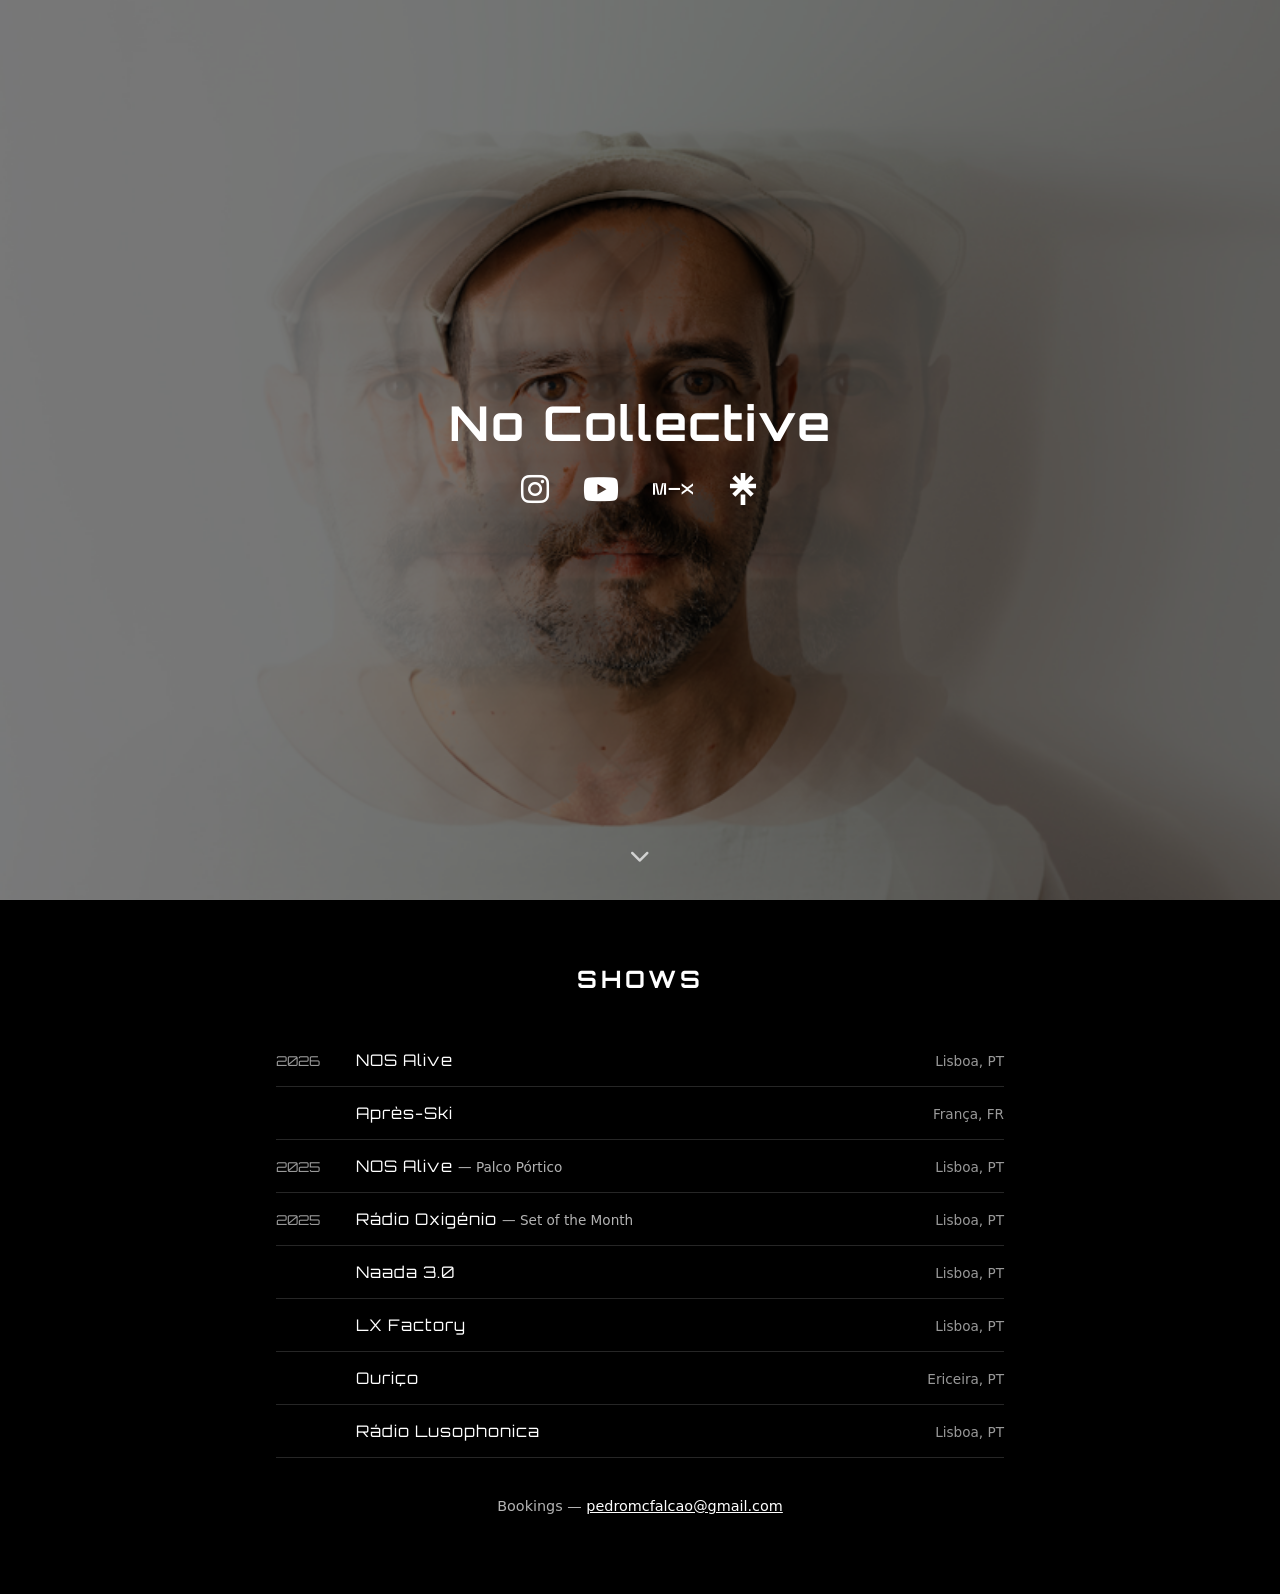
<file: index.html>
<!DOCTYPE html>
<html lang="pt">
<head>
    <meta charset="UTF-8">
    <meta name="viewport" content="width=device-width, initial-scale=1.0">
    <title>No Collective</title>
    <link rel="stylesheet" href="style.css">
    <link rel="preconnect" href="https://fonts.googleapis.com">
    <link href="https://fonts.googleapis.com/css2?family=Orbitron:wght@700&display=swap" rel="stylesheet">
    <link rel="stylesheet" href="https://cdnjs.cloudflare.com/ajax/libs/font-awesome/6.5.0/css/all.min.css">
</head>
<body>
    <div class="overlay"></div>
    <div class="content">
        <h1>No Collective</h1>
        <div class="socials">
            <a href="https://www.instagram.com/nocollective_" target="_blank"><i class="fab fa-instagram"></i></a>
            <a href="https://www.youtube.com/@No_Collective_Art_and_Sound" target="_blank"><i class="fab fa-youtube"></i></a>
            <a href="https://www.mixcloud.com/NoCollective/no-collective-radio-oxigenio/" target="_blank"><i class="fab fa-mixcloud"></i></a>
            <a href="https://linktr.ee/nocollective_" target="_blank" aria-label="Linktree"><svg class="icon-svg" viewBox="0 0 24 24" xmlns="http://www.w3.org/2000/svg" aria-hidden="true"><path d="m13.73635 5.85251 4.00467-4.11665 2.3248 2.3808-4.20064 4.00466h5.9085v3.30473h-5.9365l4.22865 4.10766-2.3248 2.3338L12.0005 12.099l-5.74052 5.76852-2.3248-2.3248 4.22864-4.10766h-5.9375V8.12132h5.9085L3.93417 4.11666l2.3248-2.3808 4.00468 4.11665V0h3.4727zm-3.4727 10.30614h3.4727V24h-3.4727z"/></svg></a>
        </div>
        <a class="scroll-cue" href="#shows" aria-label="Shows"><i class="fas fa-chevron-down"></i></a>
    </div>

    <section id="shows" class="shows">
        <h2>Shows</h2>
        <ul class="show-list">
            <li><span class="year">2026</span><span class="venue">NOS Alive</span><span class="place">Lisboa, PT</span></li>
            <li><span class="year"></span><span class="venue">Après-Ski</span><span class="place">França, FR</span></li>
            <li><span class="year">2025</span><span class="venue">NOS Alive <em>— Palco Pórtico</em></span><span class="place">Lisboa, PT</span></li>
            <li><span class="year">2025</span><span class="venue">Rádio Oxigénio <em>— Set of the Month</em></span><span class="place">Lisboa, PT</span></li>
            <li><span class="year"></span><span class="venue">Naada 3.0</span><span class="place">Lisboa, PT</span></li>
            <li><span class="year"></span><span class="venue">LX Factory</span><span class="place">Lisboa, PT</span></li>
            <li><span class="year"></span><span class="venue">Ouriço</span><span class="place">Ericeira, PT</span></li>
            <li><span class="year"></span><span class="venue">Rádio Lusophonica</span><span class="place">Lisboa, PT</span></li>
        </ul>
        <p class="booking">Bookings — <a href="mailto:pedromcfalcao@gmail.com">pedromcfalcao@gmail.com</a></p>
    </section>
</body>
</html>
</file>
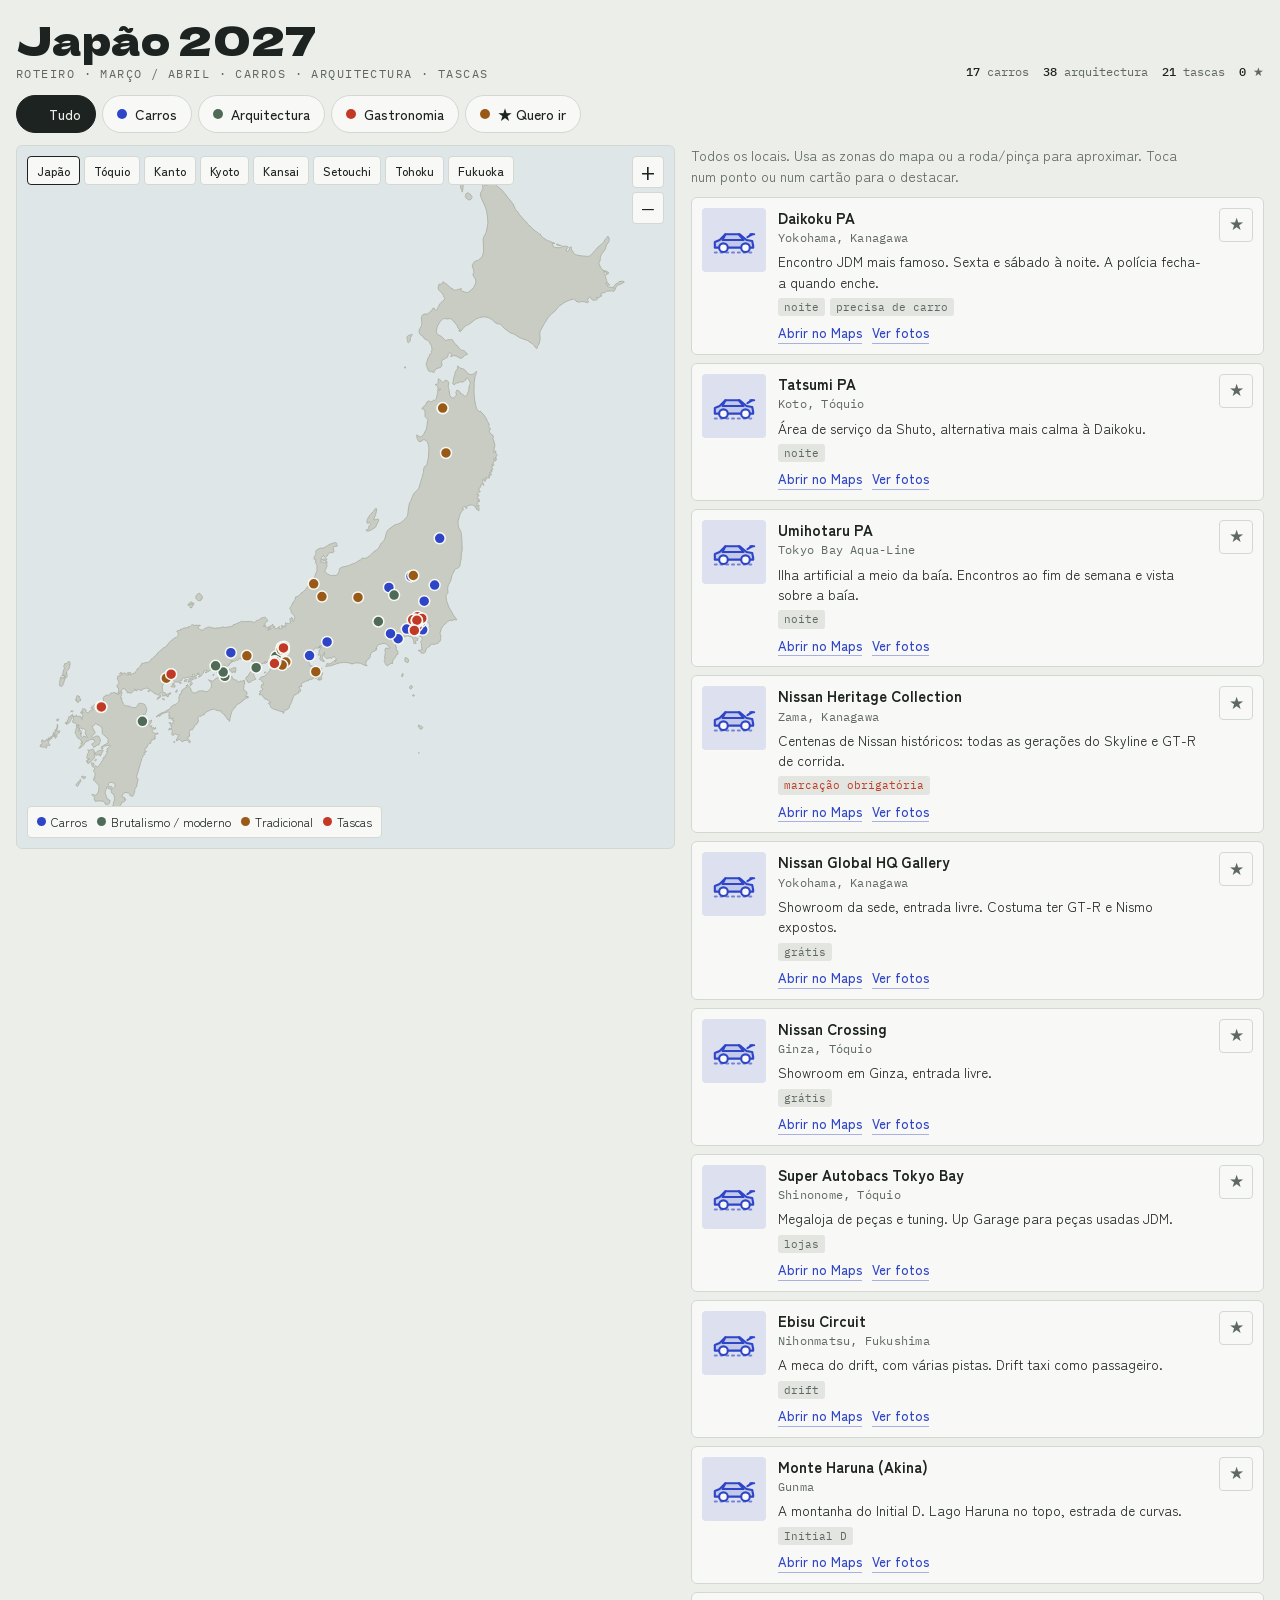
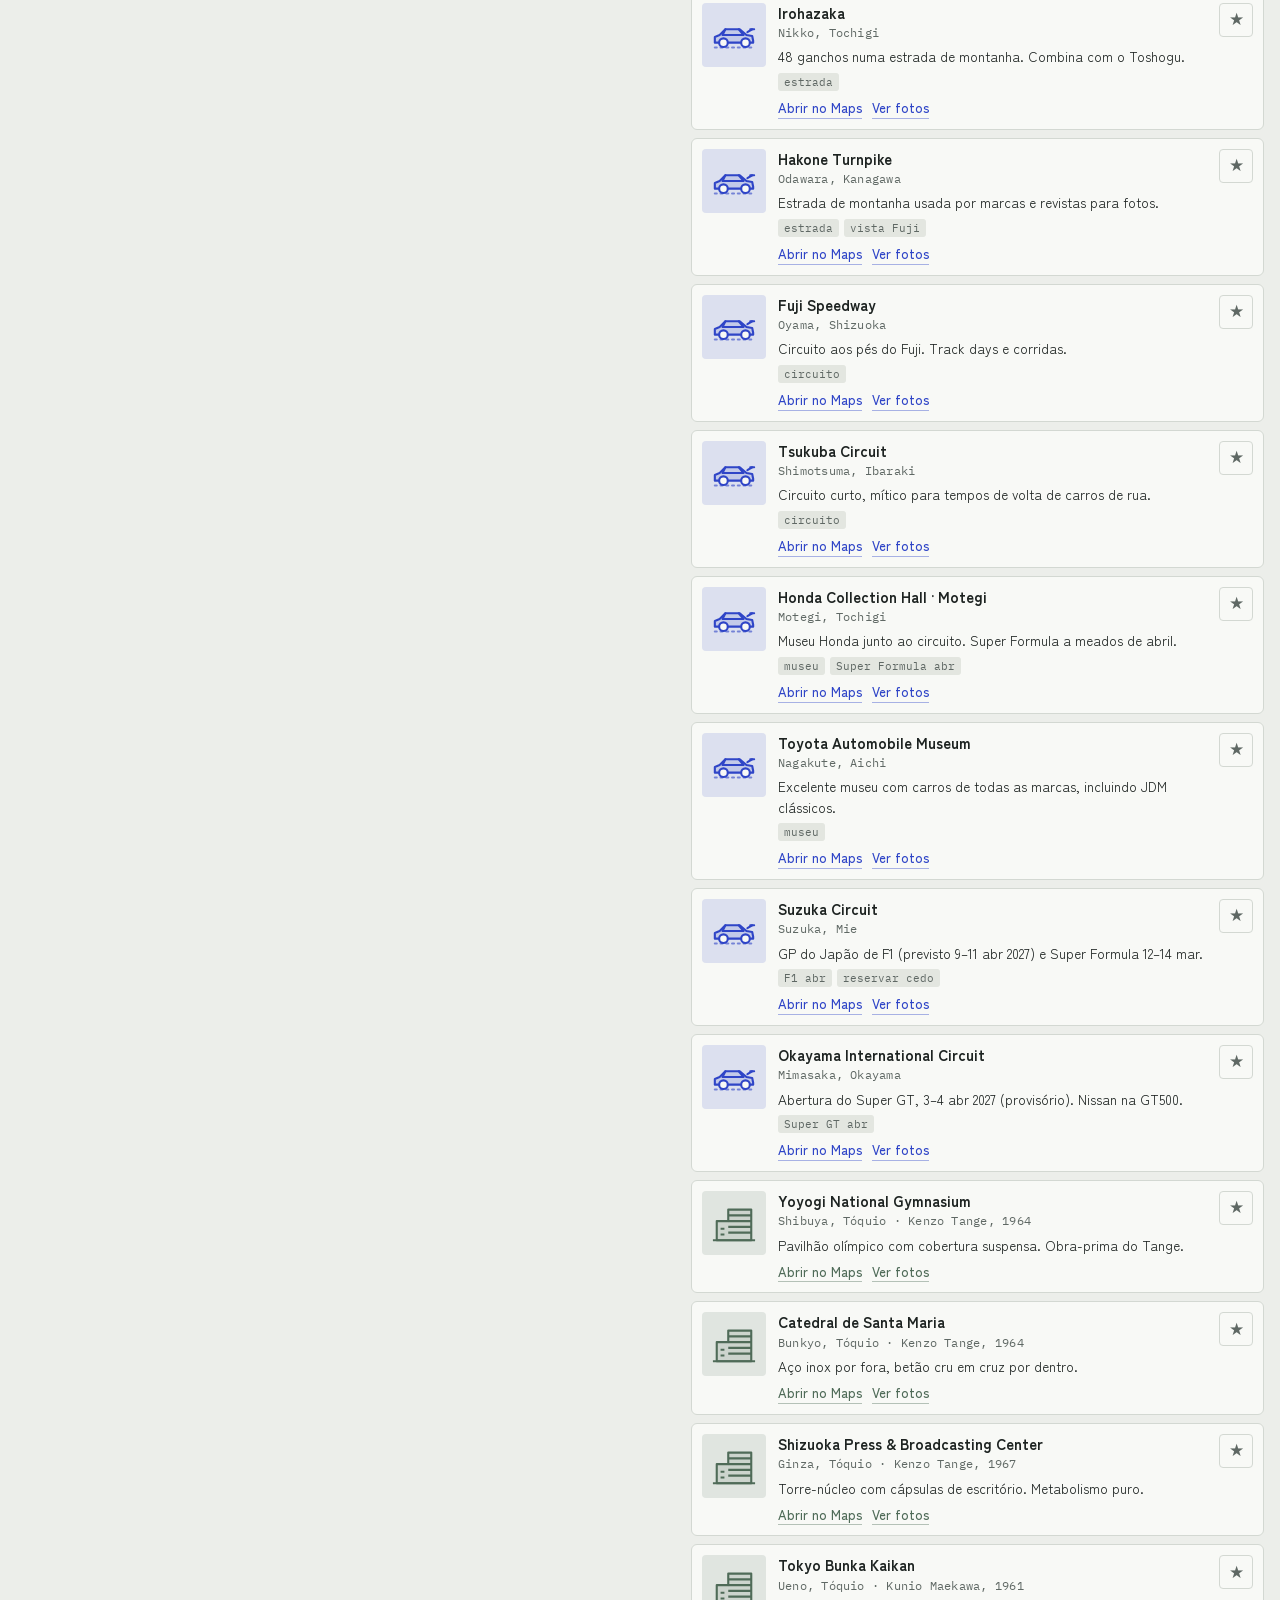
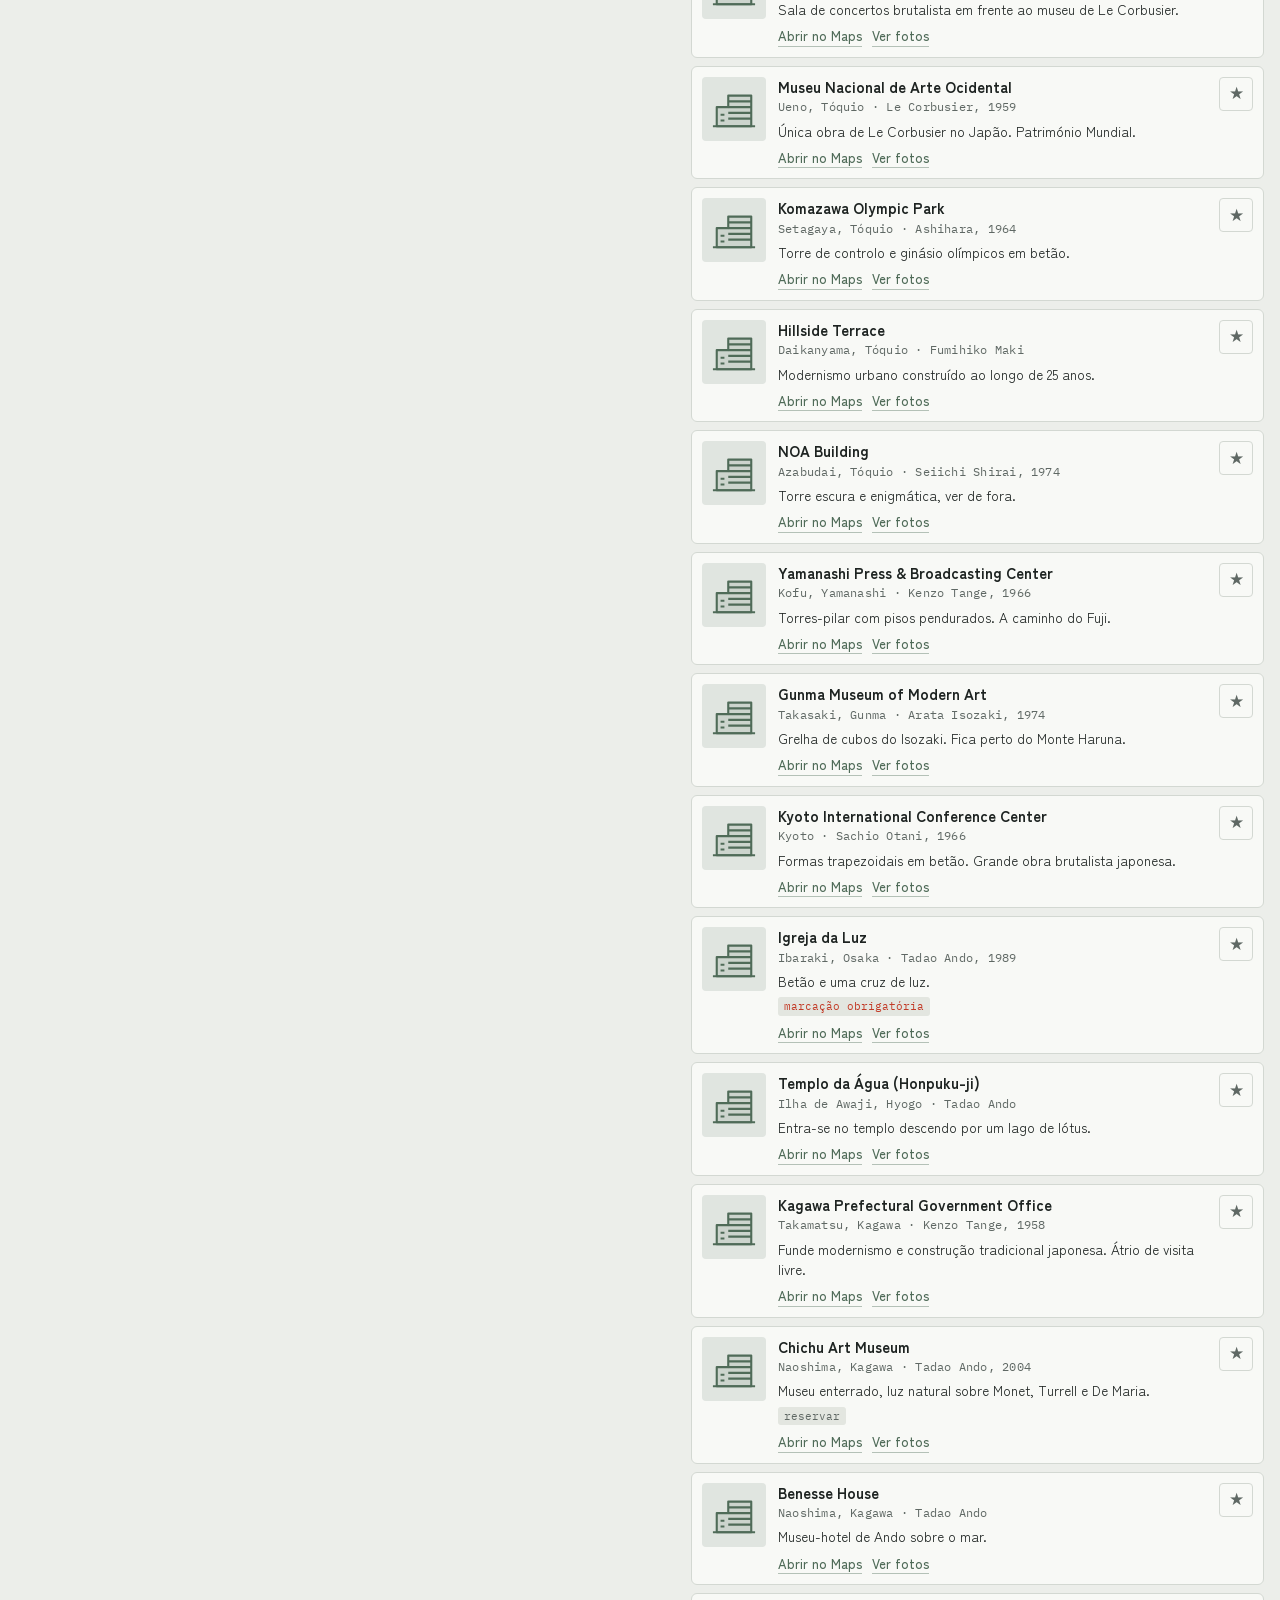
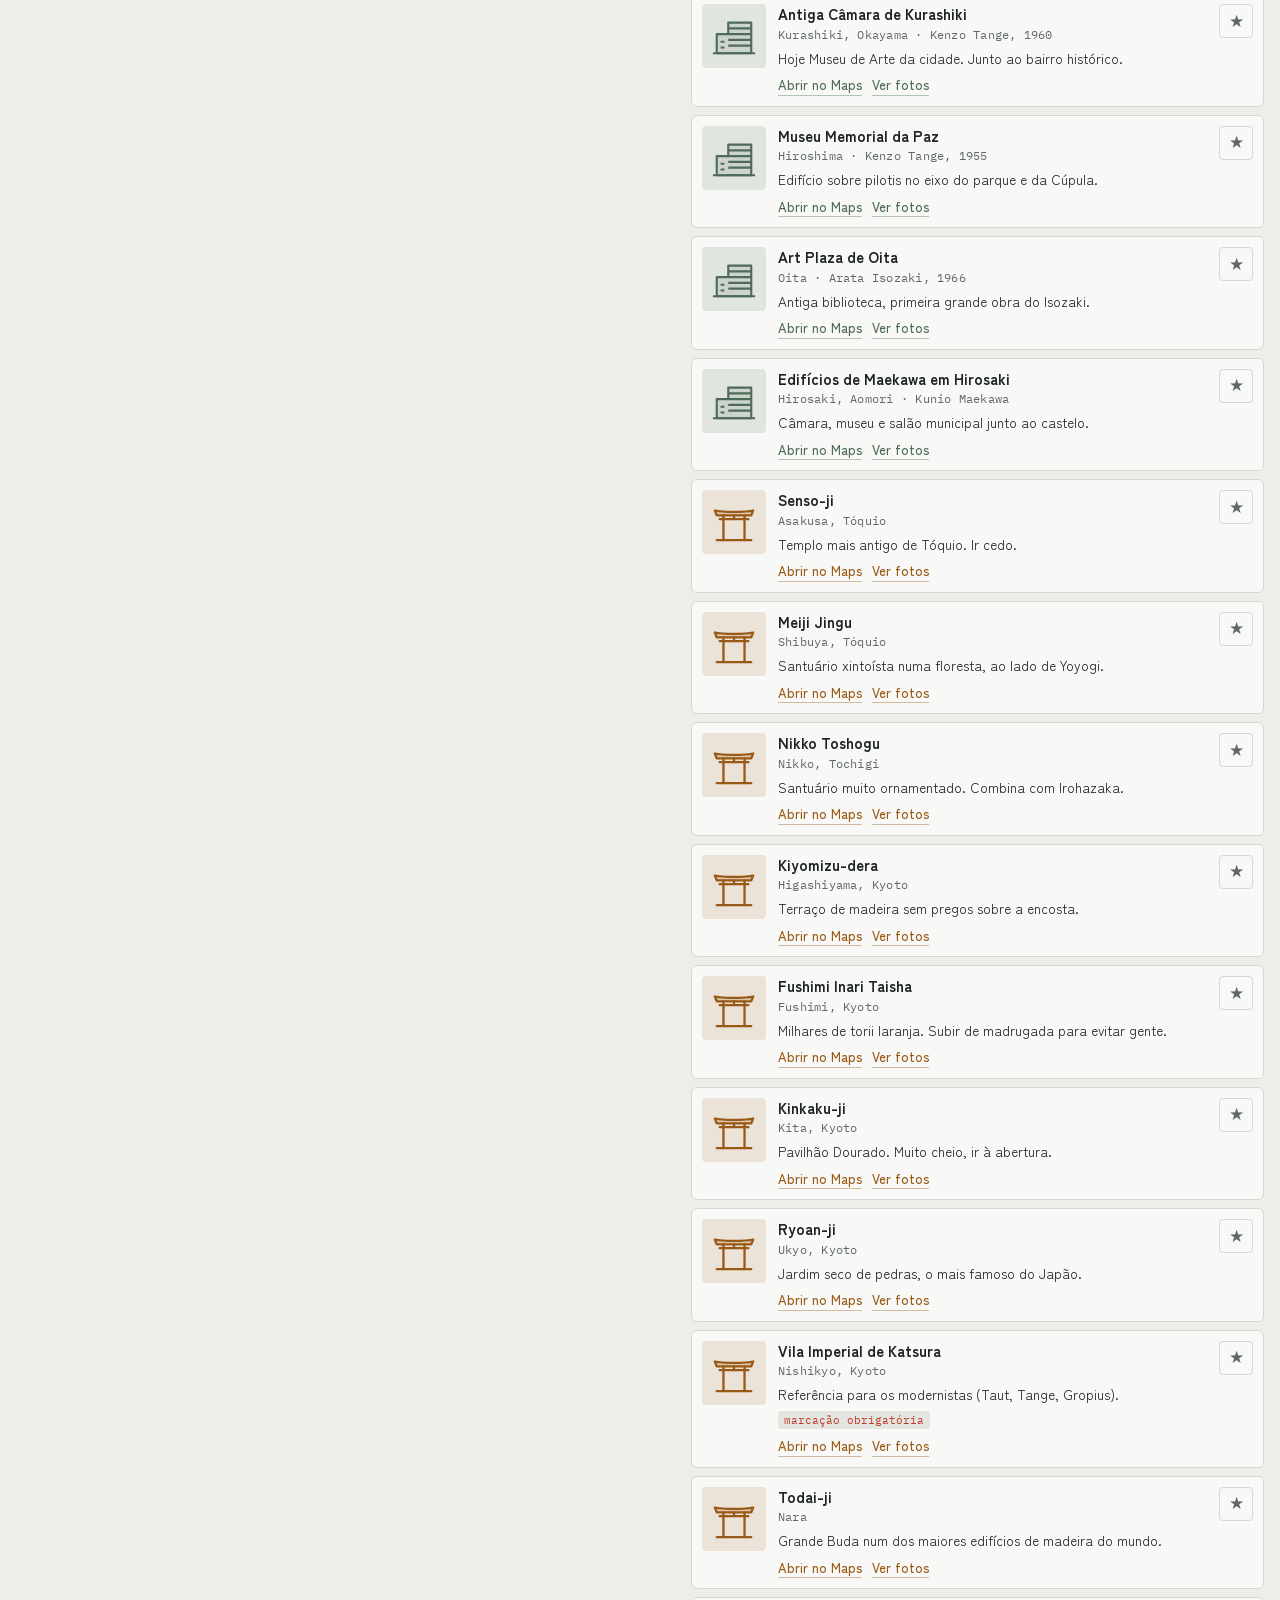
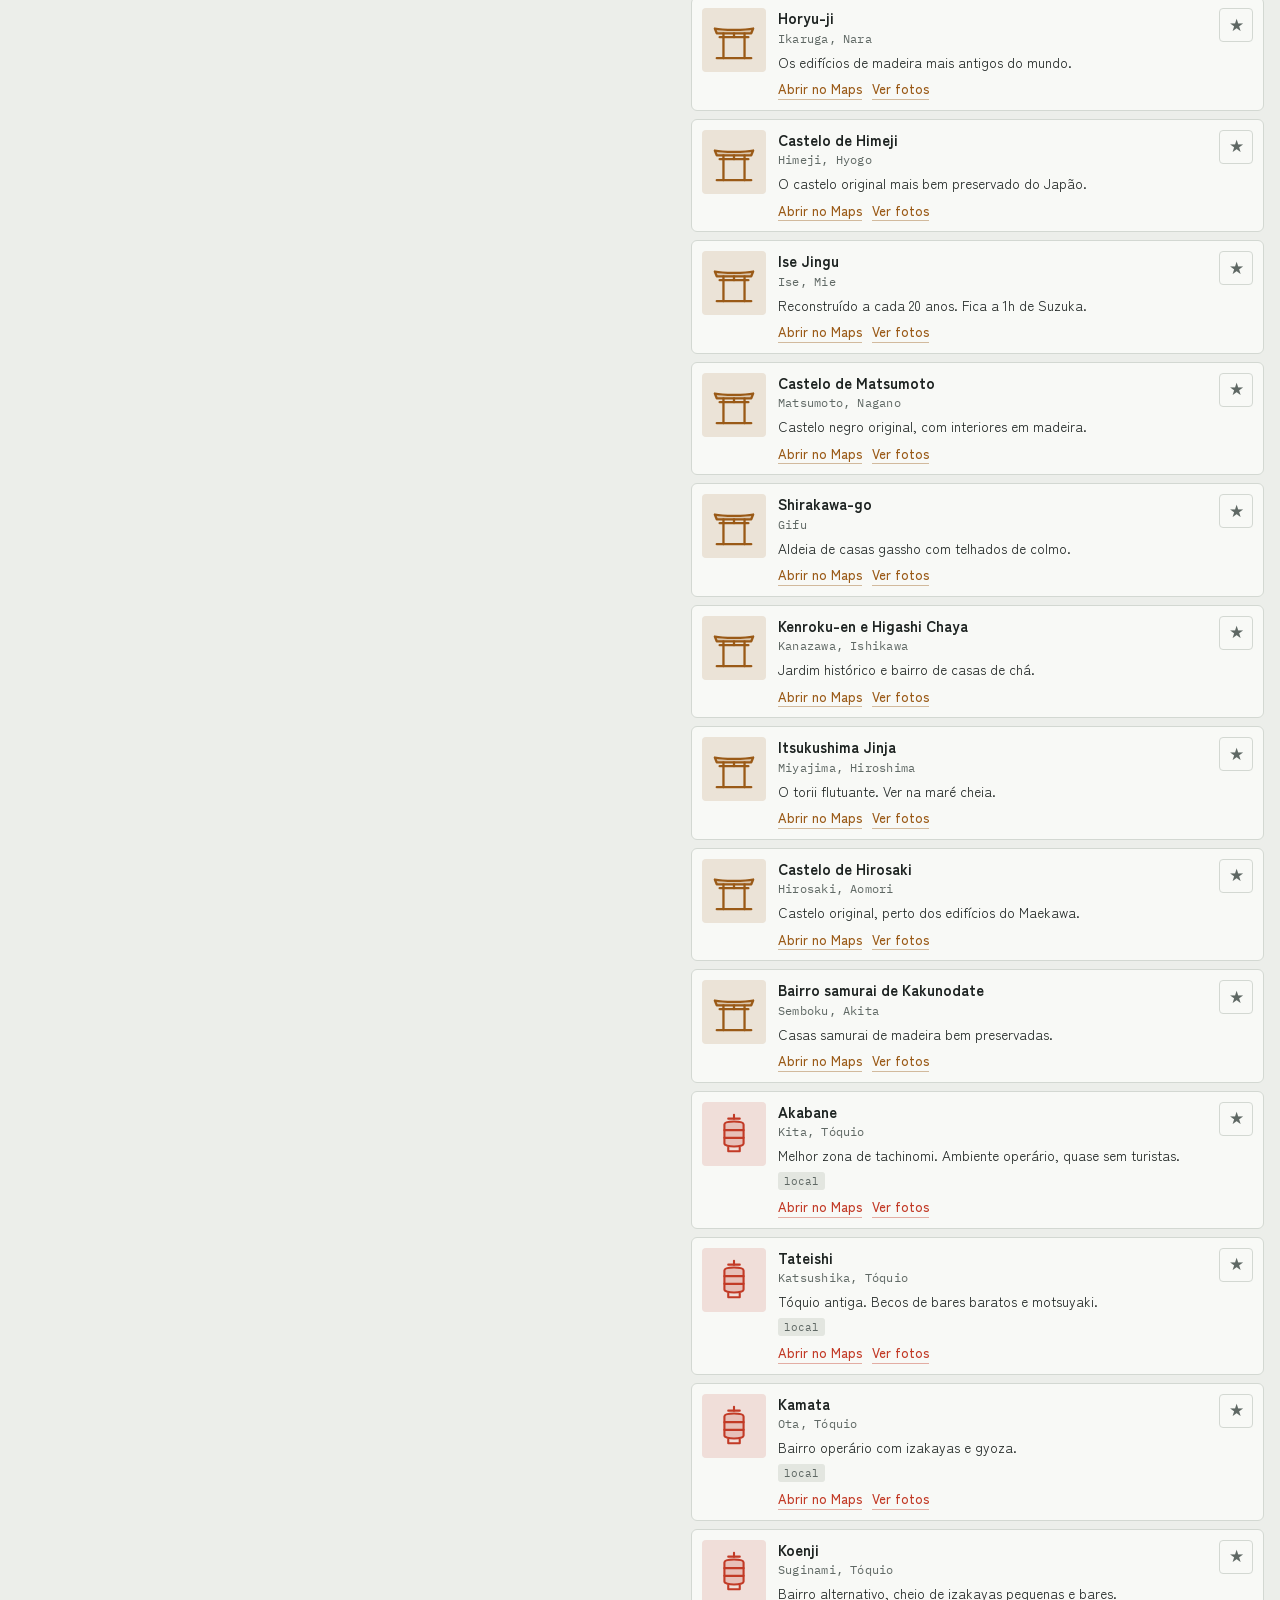
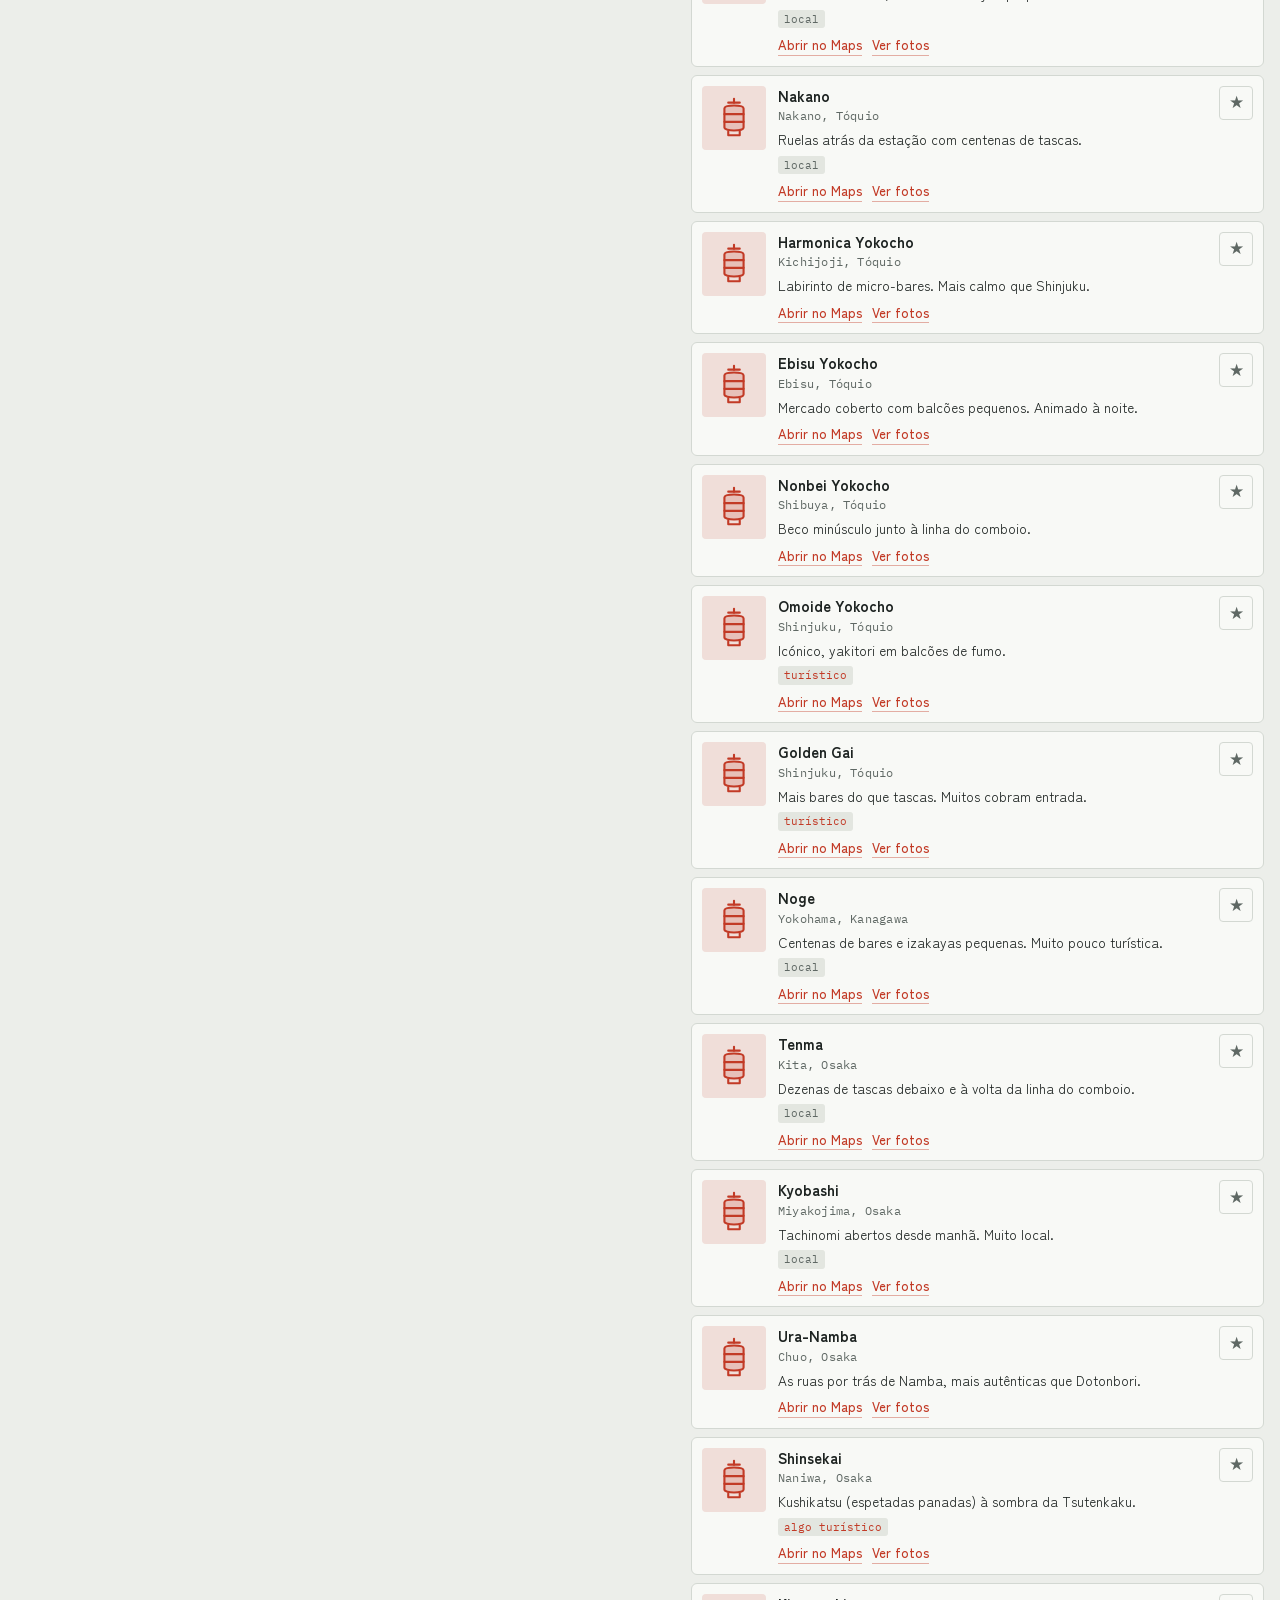
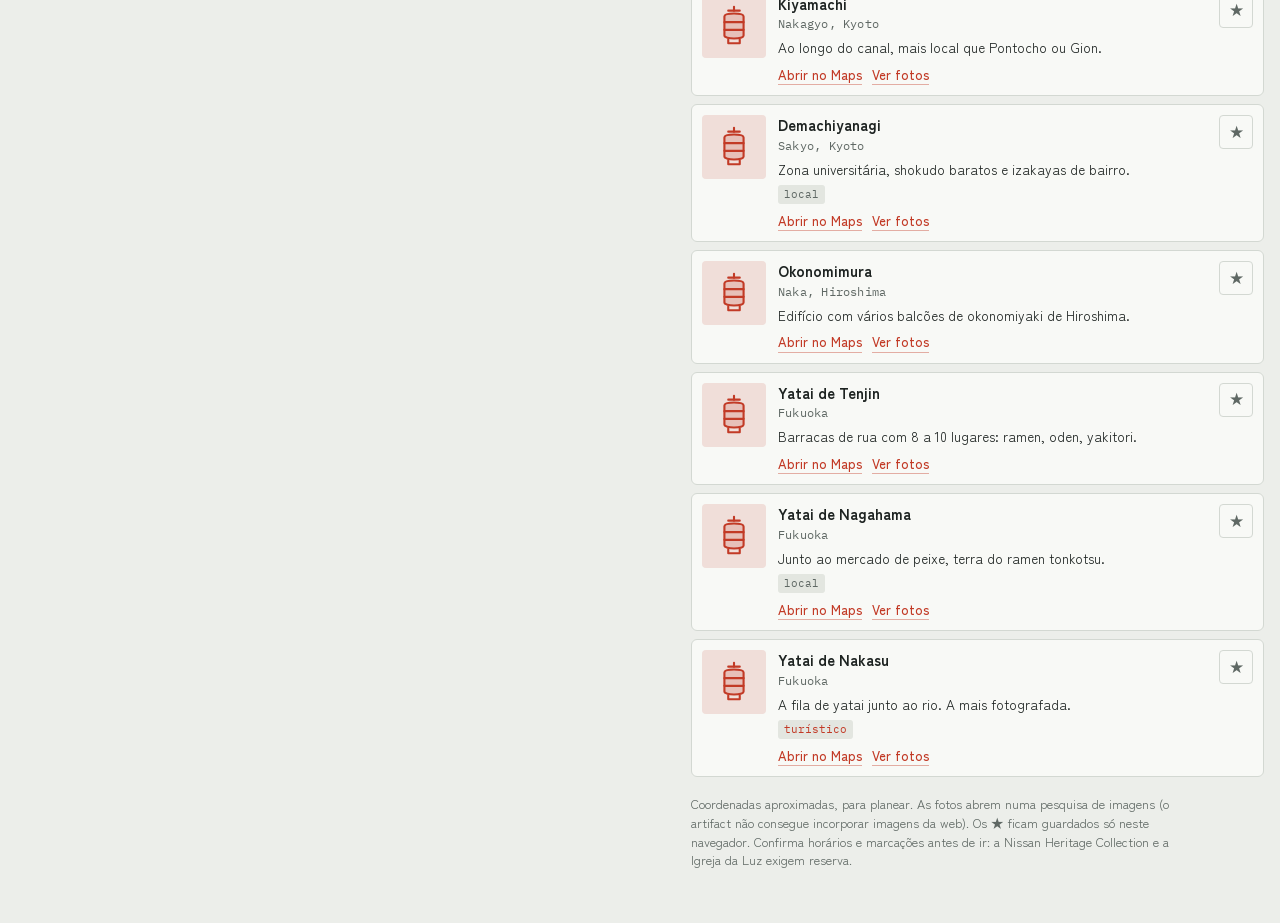
<file: japao/index.html>
<!doctype html>
<html lang="pt">
<head>
<meta charset="utf-8">
<meta name="viewport" content="width=device-width,initial-scale=1,viewport-fit=cover">
<meta name="robots" content="noindex,nofollow">
<title>Roteiro Japão 2027</title>
<link rel="preconnect" href="https://fonts.googleapis.com">
<link rel="stylesheet" href="https://fonts.googleapis.com/css2?family=Dela+Gothic+One&family=Zen+Kaku+Gothic+New:wght@400;500;700&family=IBM+Plex+Mono:wght@400;500&display=swap">
<style>
/* Layout: mapa de Japão desenhado à mão (sticky) à esquerda, lista filtrável por categoria à direita; em telemóvel empilha. */
:root{
  --bg:#eceeea; --panel:#f8f9f6; --fg:#1d2321; --muted:#5f6864; --line:#d3d8d2;
  --sea:#dfe6e7; --land:#c9ccc3; --landline:#a7ab9f;
  --car:#2f45c7; --arch:#4f6b58; --trad:#9a5a17; --food:#c23a26;
  --sel:#1d2321; --chip:#e3e6e0;
  --f-display:"Dela Gothic One","Zen Kaku Gothic New",system-ui,sans-serif;
  --f-body:"Zen Kaku Gothic New",system-ui,-apple-system,"Segoe UI",sans-serif;
  --f-mono:"IBM Plex Mono",ui-monospace,Menlo,monospace;
}
@media (prefers-color-scheme:dark){:root:not([data-theme="light"]){
  --bg:#151918; --panel:#1c2120; --fg:#e7ebe7; --muted:#9aa49f; --line:#2f3634;
  --sea:#1a2224; --land:#363b37; --landline:#4d544e;
  --car:#8495ff; --arch:#86b195; --trad:#e0a15a; --food:#ff7a62;
  --sel:#ffffff; --chip:#262c2a; color-scheme:dark}}
:root[data-theme="dark"]{
  --bg:#151918; --panel:#1c2120; --fg:#e7ebe7; --muted:#9aa49f; --line:#2f3634;
  --sea:#1a2224; --land:#363b37; --landline:#4d544e;
  --car:#8495ff; --arch:#86b195; --trad:#e0a15a; --food:#ff7a62;
  --sel:#ffffff; --chip:#262c2a; color-scheme:dark}
*{box-sizing:border-box}
body{background:var(--bg);color:var(--fg);font-family:var(--f-body);font-size:15px;line-height:1.5}
.wrap{max-width:1400px;margin:0 auto;padding-inline:16px;padding-block:18px 40px}
header{display:flex;flex-wrap:wrap;align-items:flex-end;justify-content:space-between;gap:12px 24px;margin-bottom:14px}
h1{font-family:var(--f-display);font-weight:400;font-size:clamp(26px,4vw,40px);line-height:1.05;margin:0;letter-spacing:.01em;text-wrap:balance}
h1 small{display:block;font-family:var(--f-mono);font-size:12px;letter-spacing:.12em;text-transform:uppercase;color:var(--muted);margin-top:8px}
.counts{font-family:var(--f-mono);font-size:12px;color:var(--muted);display:flex;gap:14px;flex-wrap:wrap}
.counts b{color:var(--fg);font-weight:500}
.tabs{display:flex;gap:6px;flex-wrap:wrap;margin-bottom:12px}
.tab{appearance:none;border:1px solid var(--line);background:var(--panel);color:var(--fg);font:500 14px var(--f-body);padding:8px 14px;border-radius:999px;cursor:pointer;display:inline-flex;align-items:center;gap:8px}
.tab .dot{width:10px;height:10px;border-radius:50%;background:var(--c)}
.tab[aria-pressed="true"]{background:var(--fg);color:var(--bg);border-color:var(--fg)}
.tab:focus-visible,.chip:focus-visible,.card:focus-visible,.zbtn:focus-visible{outline:2px solid var(--car);outline-offset:2px}
.grid{display:grid;grid-template-columns:minmax(0,1.15fr) minmax(0,1fr);gap:16px;align-items:start}
@media (max-width:860px){.grid{grid-template-columns:1fr}}
.mapbox{position:sticky;top:calc(env(safe-area-inset-top,0px) + 12px);background:var(--sea);border:1px solid var(--line);border-radius:6px;overflow:hidden}
@media (max-width:860px){.mapbox{position:relative;top:0}}
#map{display:block;width:100%;height:min(78vh,760px);touch-action:none;cursor:grab}
@media (max-width:860px){#map{height:420px}}
#map:active{cursor:grabbing}
.land{fill:var(--land);stroke:var(--landline);vector-effect:non-scaling-stroke;stroke-width:.8}
.pin{cursor:pointer}
.pin circle{stroke:var(--panel);vector-effect:non-scaling-stroke;stroke-width:1.5}
.pin.sel circle{stroke:var(--sel);stroke-width:3}
.pin.dim{opacity:.18}
.plabel{font:500 12px var(--f-body);fill:var(--fg);paint-order:stroke;stroke:var(--sea);stroke-width:3px;pointer-events:none}
.zoombar{position:absolute;left:10px;top:10px;display:flex;flex-wrap:wrap;gap:4px;max-width:calc(100% - 70px)}
.zbtn{appearance:none;border:1px solid var(--line);background:var(--panel);color:var(--fg);font:500 12px var(--f-body);padding:5px 9px;border-radius:4px;cursor:pointer}
.zbtn[aria-pressed="true"]{border-color:var(--fg)}
.zctl{position:absolute;right:10px;top:10px;display:flex;flex-direction:column;gap:4px}
.zctl .zbtn{width:32px;height:32px;padding:0;font-size:18px;line-height:1}
.legend{position:absolute;left:10px;bottom:10px;background:var(--panel);border:1px solid var(--line);border-radius:4px;padding:6px 9px;font-size:12px;display:flex;gap:10px;flex-wrap:wrap}
.legend span{display:inline-flex;align-items:center;gap:5px}
.legend i{width:9px;height:9px;border-radius:50%;background:var(--c);display:inline-block}
.side{min-width:0}
.intro{color:var(--muted);font-size:14px;margin:0 0 10px;max-width:62ch}
.chips{display:flex;gap:6px;flex-wrap:wrap;margin-bottom:10px}
.chip{appearance:none;border:1px solid transparent;background:var(--chip);color:var(--fg);font:500 13px var(--f-body);padding:5px 11px;border-radius:4px;cursor:pointer}
.chip[aria-pressed="true"]{border-color:var(--fg)}
.list{display:flex;flex-direction:column;gap:8px}
.card{display:grid;grid-template-columns:64px minmax(0,1fr) auto;gap:12px;align-items:start;background:var(--panel);border:1px solid var(--line);border-radius:6px;padding:10px;cursor:pointer;text-align:left}
.card.sel{border-color:var(--fg);box-shadow:inset 3px 0 0 var(--c)}
.thumb{width:64px;height:64px;border-radius:4px;background:color-mix(in srgb,var(--c) 14%,var(--panel));display:grid;place-items:center;color:var(--c)}
.thumb svg{width:46px;height:46px}
.card h3{margin:0;font-size:15px;font-weight:700;line-height:1.3}
.loc{font-family:var(--f-mono);font-size:11.5px;color:var(--muted);letter-spacing:.02em;margin-top:2px}
.note{font-size:13.5px;margin:5px 0 0;color:var(--fg)}
.tags{display:flex;gap:5px;flex-wrap:wrap;margin-top:6px}
.tag{font-size:11px;font-family:var(--f-mono);padding:1px 6px;border-radius:3px;background:var(--chip);color:var(--muted)}
.tag.warn{color:var(--food)}
.links{display:flex;gap:10px;flex-wrap:wrap;margin-top:7px;font-size:13px}
.links a{color:var(--c);font-weight:500;text-decoration:none;border-bottom:1px solid color-mix(in srgb,var(--c) 40%,transparent)}
.links a:hover{border-bottom-color:var(--c)}
.star{appearance:none;border:1px solid var(--line);background:transparent;color:var(--muted);border-radius:4px;width:34px;height:34px;cursor:pointer;font-size:17px;line-height:1}
.star[aria-pressed="true"]{color:var(--trad);border-color:var(--trad);background:color-mix(in srgb,var(--trad) 12%,transparent)}
.foot{margin-top:18px;font-size:12.5px;color:var(--muted);max-width:70ch}
@media (prefers-reduced-motion:reduce){*{transition:none!important}}
</style>
<style>[hidden]{display:none!important}body{margin:0}</style>
</head>
<body>


<div class="wrap">
  <header>
    <h1>Japão 2027<small>Roteiro · março / abril · carros · arquitectura · tascas</small></h1>
    <div class="counts" id="counts"></div>
  </header>

  <div class="tabs" role="group" aria-label="Categoria">
    <button class="tab" data-cat="all" aria-pressed="true" style="--c:var(--fg)"><span class="dot"></span>Tudo</button>
    <button class="tab" data-cat="car" aria-pressed="false" style="--c:var(--car)"><span class="dot"></span>Carros</button>
    <button class="tab" data-cat="arch" aria-pressed="false" style="--c:var(--arch)"><span class="dot"></span>Arquitectura</button>
    <button class="tab" data-cat="food" aria-pressed="false" style="--c:var(--food)"><span class="dot"></span>Gastronomia</button>
    <button class="tab" data-cat="fav" aria-pressed="false" style="--c:var(--trad)"><span class="dot"></span>★ Quero ir</button>
  </div>

  <div class="grid">
    <div class="mapbox">
      <svg id="map" viewBox="0 0 1032 1170" aria-label="Mapa do Japão com os locais">
        <g id="vp"><path class="land" d="M47.0 1084.1L47.8 1086.6L48.1 1087.9L46.6 1089.1L44.6 1092.8L43.7 1095.0L41.8 1096.7L40.7 1096.1L39.6 1095.3L39.4 1094.0L41.4 1091.1L43.1 1088.9L45.3 1088.0L46.1 1086.9L46.6 1085.5L47.0 1084.1ZM159.5 1036.1L159.3 1037.5L160.4 1038.6L161.3 1040.0L159.7 1041.1L158.4 1041.6L157.4 1044.4L157.1 1046.0L156.1 1047.0L155.6 1048.4L154.8 1051.9L153.7 1054.4L153.0 1057.9L151.7 1062.3L149.8 1069.0L147.4 1076.5L146.8 1078.6L147.0 1079.9L147.4 1082.5L148.1 1083.7L149.8 1084.3L148.7 1086.1L147.0 1094.5L147.4 1096.7L145.5 1098.2L144.6 1099.2L144.2 1100.4L143.5 1101.8L143.1 1103.3L143.5 1105.8L142.7 1107.0L141.8 1110.8L140.7 1112.6L140.3 1114.2L139.0 1114.0L137.1 1113.4L134.9 1113.1L134.7 1111.4L134.3 1110.2L133.2 1108.9L132.1 1108.2L130.8 1108.6L129.7 1107.7L127.8 1107.4L126.5 1107.7L124.3 1108.7L122.8 1110.4L121.7 1112.1L120.9 1114.9L123.7 1116.1L125.0 1116.5L126.3 1117.2L126.3 1118.5L125.0 1119.5L125.6 1120.9L127.6 1120.1L123.7 1124.5L121.9 1124.4L120.4 1124.8L120.4 1126.2L118.7 1129.3L118.1 1130.4L116.5 1131.8L115.5 1132.4L112.2 1133.6L110.7 1133.9L109.2 1134.2L107.5 1134.9L106.4 1135.7L103.6 1137.0L101.6 1139.0L100.8 1140.0L99.5 1140.1L99.9 1135.5L101.4 1133.9L103.8 1132.5L106.0 1127.2L105.3 1126.0L106.8 1123.3L107.5 1121.0L107.9 1117.5L107.7 1116.2L107.0 1114.2L106.2 1112.0L104.9 1109.8L102.3 1108.1L101.6 1106.2L102.3 1103.2L101.6 1101.9L98.2 1101.3L97.1 1100.7L95.8 1100.0L96.9 1097.3L98.2 1096.6L99.7 1096.9L101.2 1096.8L102.7 1097.2L103.4 1098.4L103.1 1100.3L104.2 1101.0L105.5 1100.7L106.6 1099.5L107.9 1097.3L108.5 1094.5L108.3 1092.0L106.6 1090.4L104.2 1090.5L101.2 1089.3L98.6 1090.0L96.9 1092.4L96.5 1094.9L94.5 1097.4L93.4 1100.5L92.6 1102.3L91.7 1104.3L91.1 1107.1L91.1 1108.5L91.3 1110.0L93.0 1114.0L93.9 1116.9L94.5 1118.2L96.2 1119.1L97.3 1120.9L99.7 1121.3L99.0 1124.6L98.8 1125.8L98.4 1127.2L97.3 1127.8L95.2 1129.4L93.9 1128.6L92.1 1129.0L91.1 1128.0L90.4 1125.4L89.8 1124.4L87.2 1122.8L77.9 1122.5L76.6 1122.6L74.9 1123.2L73.3 1123.0L72.7 1122.0L72.5 1120.7L71.6 1118.2L72.5 1116.6L71.8 1115.5L70.3 1113.8L68.4 1112.4L67.1 1111.7L68.8 1110.8L70.5 1111.1L71.8 1111.4L72.9 1112.8L74.6 1111.9L77.7 1109.1L78.3 1106.8L79.0 1105.7L79.6 1103.1L80.0 1100.9L79.4 1099.1L80.3 1097.6L80.3 1096.3L79.6 1095.1L77.9 1093.2L75.5 1089.7L72.0 1087.3L71.0 1086.3L70.3 1084.8L71.0 1082.2L73.3 1082.3L72.5 1081.0L71.8 1079.9L72.9 1078.0L73.1 1074.9L72.9 1073.4L72.3 1071.9L71.4 1070.9L70.5 1070.0L70.3 1068.7L72.3 1066.5L72.3 1064.7L70.7 1063.3L72.5 1061.4L74.9 1060.4L76.8 1062.8L79.2 1061.5L80.0 1060.3L80.7 1058.5L81.5 1057.7L85.9 1051.7L86.5 1049.9L87.4 1049.0L87.6 1047.4L88.2 1045.3L90.2 1046.8L90.8 1045.1L90.6 1043.0L92.3 1040.4L93.6 1039.7L94.3 1037.9L94.1 1036.1L93.0 1035.0L94.3 1034.0L96.0 1034.0L94.1 1032.0L94.3 1030.6L98.4 1026.8L99.5 1025.6L100.1 1023.8L98.4 1023.9L88.7 1025.7L86.9 1025.7L88.5 1023.9L92.6 1021.9L93.9 1020.7L95.6 1020.5L96.9 1020.0L96.0 1018.3L95.6 1016.7L96.7 1014.8L96.2 1013.3L95.6 1011.9L91.1 1008.2L88.2 1005.3L86.5 1004.2L86.1 1003.0L85.7 998.3L85.7 995.1L85.2 993.8L85.2 992.5L83.9 992.0L82.8 991.0L82.0 989.7L80.3 988.5L79.0 988.1L77.4 988.1L75.5 985.9L74.4 985.3L73.1 987.4L70.7 989.1L69.0 990.8L67.7 990.2L67.9 991.5L68.8 992.7L69.7 994.9L72.3 999.3L73.3 1000.6L73.1 1002.0L72.3 1003.8L71.4 1004.8L69.9 1005.3L69.0 1006.2L66.9 1007.3L67.9 1009.1L69.2 1010.1L70.7 1010.1L74.6 1007.7L78.5 1007.7L80.5 1009.0L81.1 1010.7L82.4 1013.6L82.6 1016.8L81.3 1019.0L81.5 1021.1L80.5 1022.5L78.3 1023.7L76.1 1023.7L75.5 1025.0L74.2 1025.7L73.3 1027.0L71.8 1027.1L71.0 1027.9L70.1 1026.0L68.8 1024.9L67.7 1023.0L67.7 1021.3L69.2 1021.2L70.1 1020.3L71.4 1019.2L72.7 1017.8L72.5 1016.5L71.2 1015.8L71.4 1014.2L68.8 1013.3L67.5 1013.8L65.6 1013.5L63.8 1014.2L63.0 1015.0L61.9 1016.0L60.6 1016.4L58.2 1017.1L57.8 1015.8L57.4 1017.0L56.5 1018.2L55.0 1020.3L54.1 1021.5L53.7 1022.9L52.4 1023.8L51.3 1024.4L50.2 1025.0L50.0 1026.2L48.5 1027.6L47.2 1028.5L45.7 1028.8L44.4 1029.6L45.0 1027.9L46.6 1027.3L47.6 1025.0L48.3 1023.9L48.9 1022.9L48.9 1021.4L47.8 1020.8L48.9 1020.1L50.7 1020.1L51.5 1018.4L49.4 1018.6L48.3 1015.0L47.0 1014.2L46.6 1012.9L45.3 1011.8L44.0 1012.6L43.3 1011.2L41.8 1010.2L41.2 1009.1L40.5 1007.3L40.1 1005.6L39.2 1004.3L37.9 1001.9L37.9 1000.3L38.8 999.5L39.0 997.5L39.2 996.3L39.9 993.8L40.9 992.1L43.3 993.1L44.2 994.5L45.5 995.4L44.4 997.4L44.4 999.5L45.9 997.5L47.8 998.0L48.7 999.1L49.4 1000.2L48.9 1001.5L48.9 1003.2L48.5 1004.9L47.6 1002.5L47.4 1005.0L48.5 1007.0L48.9 1008.5L49.8 1009.5L50.7 1010.3L52.2 1009.2L53.0 1007.7L56.1 1008.8L59.3 1010.1L59.1 1008.5L55.8 1003.8L55.8 1001.8L56.9 999.1L56.7 997.7L54.8 996.2L52.8 994.3L51.1 994.9L50.0 995.7L49.4 994.3L47.8 993.2L46.6 994.6L44.8 994.0L44.0 991.5L44.8 990.4L45.7 989.4L43.7 990.0L43.3 988.3L42.7 987.1L42.7 988.7L42.4 990.3L40.9 990.5L40.1 991.5L39.6 989.7L40.9 989.4L40.9 987.9L39.9 986.9L39.4 985.6L38.3 985.0L37.0 984.8L36.0 983.9L33.8 983.6L33.8 980.5L34.0 979.3L35.5 978.4L35.1 977.2L34.2 975.8L34.7 973.8L34.9 972.2L37.3 973.0L38.6 972.8L40.3 970.2L40.5 972.8L42.0 973.4L44.6 972.6L48.5 973.8L48.9 975.0L49.1 977.0L50.2 978.3L50.4 976.1L50.9 973.8L51.5 972.5L51.7 970.8L48.9 968.2L47.8 966.9L47.8 965.2L49.1 964.0L50.2 965.3L50.9 967.0L52.4 967.0L50.7 964.2L50.2 961.9L51.3 960.6L51.1 959.1L52.2 960.1L54.5 959.5L56.5 960.6L57.6 962.0L56.7 963.6L57.1 964.8L58.4 966.2L61.0 966.8L62.3 965.7L62.8 964.0L65.1 962.4L66.9 962.3L68.6 961.4L70.1 960.5L67.7 960.0L67.1 958.8L65.8 958.5L66.0 957.1L67.1 956.3L68.4 956.1L69.5 955.2L69.7 953.5L71.0 953.6L72.3 952.8L72.5 951.0L74.0 951.8L73.6 953.2L74.0 954.4L75.1 955.1L76.4 954.9L75.9 956.6L77.2 957.4L78.3 956.8L79.8 955.8L81.5 956.0L83.5 955.3L84.1 953.5L84.4 952.1L83.9 950.7L82.8 951.5L81.8 952.4L80.3 952.3L79.2 951.5L77.7 951.1L77.4 949.9L78.7 950.5L80.7 951.2L83.3 950.1L84.1 949.3L85.0 948.3L86.7 947.2L88.0 945.4L88.2 943.9L88.0 942.7L86.9 942.0L87.2 940.7L88.2 940.0L89.3 937.3L91.9 936.8L92.6 935.7L93.9 935.2L96.7 935.5L98.0 935.4L99.3 934.3L101.0 931.6L102.3 931.2L103.8 931.7L105.3 930.8L107.5 930.8L109.6 931.2L109.2 932.6L111.8 932.2L112.9 934.4L114.8 934.6L116.5 932.8L117.0 931.3L118.7 929.9L120.4 929.3L120.9 931.5L120.2 932.8L119.6 934.3L120.0 936.0L119.3 937.2L117.8 938.9L117.6 940.1L119.1 940.6L120.4 940.4L120.2 942.8L120.6 945.1L121.3 946.6L123.0 949.7L123.9 951.8L125.0 953.2L126.3 954.0L128.9 954.1L131.2 954.5L133.2 955.1L135.3 955.3L137.1 956.9L139.4 957.1L142.0 957.5L145.1 957.1L147.6 954.5L148.5 953.4L148.9 951.9L150.0 950.8L151.3 950.2L153.0 949.9L154.3 949.9L156.5 950.1L157.6 950.8L158.9 950.7L161.5 952.7L162.8 955.3L163.8 957.2L164.3 958.5L164.5 960.1L163.8 962.0L164.3 964.0L163.6 965.6L162.5 967.7L162.3 969.4L160.4 969.0L158.4 969.0L158.2 971.0L156.5 972.4L155.9 973.7L154.6 973.9L152.8 973.6L152.0 972.5L150.5 972.7L149.8 974.4L150.7 979.1L151.7 980.1L156.7 980.6L159.3 979.3L161.9 980.6L162.5 979.4L165.8 980.6L169.2 981.3L171.0 980.7L173.1 979.5L172.9 981.8L172.3 983.4L171.8 985.0L169.9 986.7L169.7 987.9L168.6 989.7L170.5 990.6L172.1 989.6L174.0 989.6L173.1 990.9L172.1 992.0L172.9 993.4L174.4 993.2L175.7 993.9L176.2 992.2L177.0 993.3L178.1 994.4L179.4 993.8L179.8 992.2L180.9 994.2L179.0 995.5L176.8 995.4L175.3 996.7L174.4 997.9L174.2 1000.0L176.2 1001.6L177.5 1002.7L178.7 1002.4L179.8 1003.1L181.3 1003.3L182.0 1002.2L183.7 1002.6L185.0 1003.6L182.6 1003.9L179.6 1005.6L179.0 1006.7L180.0 1007.9L179.4 1009.1L178.3 1009.8L177.2 1011.1L179.8 1010.9L179.8 1012.3L178.7 1013.1L176.8 1013.6L175.7 1014.7L172.9 1014.3L172.5 1015.8L172.5 1017.7L171.8 1018.8L171.4 1020.1L171.0 1021.5L170.1 1020.3L169.0 1020.9L167.9 1021.5L167.3 1022.9L166.2 1023.8L166.2 1025.0L164.9 1027.8L163.8 1028.5L162.5 1028.3L161.9 1029.8L161.0 1032.0L161.7 1033.7L163.2 1033.8L164.3 1035.0L163.0 1036.3L161.7 1036.7L159.5 1036.1ZM341.4 939.3L343.3 938.8L345.1 938.8L344.0 939.4L342.0 940.2L339.9 941.3L339.0 942.3L337.1 942.6L336.4 943.8L334.7 943.9L334.3 945.9L332.8 946.1L332.3 947.3L327.4 950.6L324.3 951.8L322.6 953.2L321.7 955.6L321.1 957.1L319.6 957.2L318.9 958.9L317.9 960.7L316.3 962.3L314.6 965.7L312.9 971.7L312.5 974.4L311.8 976.5L311.4 979.4L311.4 981.0L310.5 981.8L309.4 979.5L308.6 977.8L306.4 977.7L306.4 976.2L304.9 974.4L302.3 971.3L301.4 969.0L299.7 968.3L298.2 967.5L296.5 965.8L295.6 963.4L291.3 962.9L285.9 961.4L284.4 960.2L280.3 960.8L276.4 961.8L275.3 962.8L272.7 963.9L268.0 966.2L267.1 967.9L267.3 969.1L266.4 969.9L264.9 970.5L263.4 970.8L261.9 971.0L260.8 971.9L259.7 973.4L259.1 972.1L257.6 972.6L256.1 973.9L255.2 975.4L255.4 976.8L255.2 978.3L255.9 979.6L255.9 981.0L255.2 983.1L253.7 984.8L253.1 986.9L251.3 987.1L249.8 989.0L247.9 992.5L246.4 994.4L245.9 996.4L244.4 996.7L243.1 996.0L241.2 997.1L240.1 999.7L239.7 1002.4L240.5 1005.6L240.1 1008.2L237.7 1008.5L237.5 1010.6L237.3 1012.0L238.6 1013.5L240.3 1015.0L241.0 1016.1L241.6 1017.3L241.6 1018.8L240.1 1019.4L239.0 1018.8L237.7 1016.6L236.4 1015.2L234.9 1014.7L233.6 1014.9L233.0 1016.5L232.3 1015.3L230.6 1015.9L229.7 1016.7L228.6 1017.3L226.3 1017.0L223.7 1014.9L222.6 1013.8L219.8 1014.6L217.6 1016.5L217.2 1015.0L217.4 1013.1L218.7 1011.2L219.8 1009.0L221.5 1007.1L222.4 1006.1L218.5 1005.3L217.2 1005.4L214.6 1003.7L213.1 1004.2L211.4 1003.8L211.1 1005.3L212.2 1006.2L210.3 1006.5L208.3 1003.6L209.6 1002.4L209.0 1000.9L209.9 999.8L209.0 997.1L208.3 995.8L206.4 995.6L205.1 995.1L203.8 997.5L204.0 995.6L204.5 993.8L207.0 995.0L208.3 994.8L208.1 992.8L207.7 991.3L208.8 990.3L208.8 989.1L207.0 989.0L206.2 987.6L207.5 986.3L206.2 985.1L204.9 985.2L203.6 984.2L205.1 983.7L206.8 984.1L207.7 985.1L208.8 985.8L210.3 985.8L210.1 984.6L210.9 983.5L212.2 983.1L212.2 981.4L212.4 980.0L210.5 980.4L209.4 979.4L209.0 977.9L210.3 977.0L211.6 976.2L209.2 976.1L205.1 977.0L203.4 976.1L203.6 974.8L204.9 974.3L205.3 971.9L204.2 972.8L203.4 971.9L203.4 970.3L204.5 969.0L203.8 967.9L205.3 966.9L202.9 965.3L200.8 965.3L199.3 965.9L196.7 966.7L195.2 967.1L192.8 968.5L190.8 969.6L188.9 970.9L187.8 972.7L186.1 972.2L186.5 971.0L184.4 972.5L181.6 974.1L181.8 972.6L183.1 971.9L185.7 969.4L188.0 968.7L190.0 968.6L189.3 967.4L191.9 966.2L193.2 966.2L194.5 965.4L195.8 965.4L197.5 964.0L204.7 960.3L205.7 959.5L206.2 958.3L208.1 955.6L210.1 953.9L216.1 951.3L217.2 950.4L218.7 949.3L220.7 947.3L221.7 944.4L221.7 942.3L221.3 940.2L221.9 937.7L222.4 935.7L222.8 933.8L225.4 933.3L225.4 931.6L226.3 930.0L226.3 927.1L228.0 925.8L230.8 923.9L231.7 922.8L235.1 921.9L235.3 920.7L235.6 918.7L233.8 918.6L235.8 918.1L236.6 916.5L237.3 917.8L238.6 919.0L241.8 923.0L243.5 927.4L244.2 928.6L245.3 930.5L246.6 931.1L247.7 931.7L250.5 931.1L252.6 930.6L254.6 930.0L255.0 928.6L256.7 928.0L258.0 928.2L259.3 927.6L261.7 928.0L264.9 927.8L266.2 928.2L269.3 929.3L270.8 929.4L272.9 928.2L273.8 927.3L275.3 925.4L277.2 923.5L278.1 922.4L278.5 921.1L279.0 917.8L278.8 914.7L278.5 913.5L277.2 911.5L276.2 910.7L274.4 909.3L273.6 908.0L274.9 908.7L276.6 909.6L278.3 909.9L280.3 910.7L282.0 910.1L283.9 908.6L285.2 907.2L287.0 905.9L290.6 904.2L292.4 903.1L293.4 901.2L294.7 900.0L296.3 899.6L298.2 900.4L300.1 901.2L302.3 901.1L304.9 901.6L306.0 899.5L307.1 900.7L307.5 899.1L308.6 898.4L309.4 899.6L309.6 902.6L310.9 903.6L312.7 901.6L314.2 902.1L315.7 902.6L315.5 905.5L317.9 906.9L319.4 907.4L320.7 908.7L323.0 908.7L324.3 909.8L326.5 911.8L328.2 911.8L329.7 910.5L333.6 910.8L334.9 910.2L336.4 908.6L336.0 910.3L337.7 909.9L337.7 911.6L337.7 913.2L336.4 913.5L337.7 914.0L337.5 915.9L336.2 918.7L336.2 920.7L336.4 921.9L335.8 923.5L336.0 926.1L337.5 926.9L339.0 927.8L339.7 929.0L341.8 930.4L342.0 932.6L341.4 934.4L340.3 935.4L338.8 937.4L343.1 937.8L341.8 938.7ZM247.2 772.2L248.1 773.7L247.4 775.6L245.9 777.5L244.8 778.7L244.6 776.6L244.8 774.3L245.7 772.7L247.2 772.2ZM244.4 770.8L245.3 772.1L243.5 772.7L243.1 774.0L243.3 775.4L242.3 776.4L241.0 775.5L240.5 774.2L239.7 775.4L240.3 776.7L238.8 777.4L237.1 775.7L238.1 774.2L241.0 772.1L242.3 770.6L244.4 770.8ZM265.4 894.5L264.7 896.1L260.4 901.6L259.5 902.4L257.8 903.3L256.3 903.4L256.3 902.2L257.8 901.8L258.9 900.2L256.9 899.0L255.4 899.1L256.5 897.7L256.1 896.3L254.8 895.8L253.7 899.5L252.8 900.5L251.8 901.2L250.9 902.1L252.2 903.1L252.6 904.5L252.2 905.9L251.1 906.5L250.0 905.6L248.7 906.4L247.4 906.7L246.1 908.2L244.6 908.0L244.2 906.7L244.4 903.8L246.1 901.8L247.0 903.2L248.1 903.8L248.9 901.3L250.0 900.5L248.1 899.1L246.8 899.0L245.5 898.5L245.1 901.3L243.5 902.7L241.2 903.4L234.7 904.0L233.0 904.8L231.2 906.0L230.2 904.3L228.0 906.3L226.7 907.0L226.3 908.5L226.3 909.8L223.7 910.1L222.2 910.4L219.4 912.4L217.6 912.5L217.0 911.2L215.9 911.8L214.0 912.9L212.7 912.0L213.5 911.0L212.0 909.1L211.4 907.2L210.5 906.3L210.3 905.0L210.3 903.1L211.8 902.6L211.1 901.2L209.9 900.5L208.8 901.1L206.4 901.5L204.2 900.1L202.9 900.2L200.8 901.5L198.8 903.1L193.4 909.6L194.3 912.0L194.5 914.7L194.3 916.5L192.8 917.8L192.1 919.0L191.9 922.2L192.6 925.0L192.8 927.6L190.8 929.9L189.3 930.5L188.0 931.3L188.0 933.0L188.3 934.4L189.5 937.2L188.9 939.1L186.3 940.6L184.6 942.2L183.3 942.9L182.6 941.7L183.9 940.7L184.6 939.4L185.9 939.5L186.7 938.0L186.5 936.7L185.2 935.6L183.5 934.4L179.6 933.0L178.3 932.8L176.6 930.4L174.2 929.3L172.3 927.7L171.2 926.9L168.8 928.9L167.5 929.4L166.7 927.8L168.4 926.5L169.5 925.4L167.9 924.1L164.5 922.8L162.1 923.6L160.6 923.9L158.7 924.7L156.3 924.9L155.9 926.6L154.8 927.8L153.7 926.5L151.1 926.2L149.6 924.7L148.1 924.9L148.1 926.3L147.2 927.6L146.1 928.3L145.3 926.8L144.6 928.0L144.2 926.8L144.2 925.6L143.3 924.0L141.4 927.6L139.9 929.5L136.4 932.1L134.9 931.3L133.6 931.6L133.2 930.4L132.1 931.0L130.8 931.8L129.7 930.2L129.9 928.8L127.3 926.8L126.3 924.6L124.3 924.1L122.2 923.4L120.9 925.7L118.1 928.9L115.9 930.7L115.7 932.4L113.9 932.3L112.9 931.3L113.9 930.5L114.6 928.8L114.8 926.8L114.8 925.2L114.8 922.9L112.7 921.9L112.2 920.2L111.8 918.6L112.4 917.5L113.9 916.3L115.2 914.5L115.2 912.9L114.6 910.5L113.7 909.1L112.7 907.2L112.4 906.0L113.3 902.8L113.9 901.1L115.7 901.5L117.0 900.9L119.8 900.0L121.9 899.1L121.1 898.3L117.8 897.8L116.8 898.4L117.0 896.4L118.5 895.0L120.2 895.9L121.3 897.2L123.0 896.7L124.5 895.9L126.0 896.8L128.0 896.9L128.4 899.4L130.4 900.1L131.4 898.3L130.4 897.0L130.4 895.7L131.7 895.9L134.0 895.3L136.0 895.8L136.8 897.2L135.1 896.4L133.8 896.6L133.0 898.0L132.5 900.0L133.8 899.3L137.1 899.0L139.4 898.3L140.1 896.7L141.8 896.7L144.8 896.1L144.8 893.9L147.4 891.3L147.2 889.2L148.9 888.6L151.3 886.7L152.2 885.7L153.0 884.6L153.5 882.2L155.2 881.9L155.6 880.2L155.9 878.8L157.8 879.0L159.3 879.3L160.4 878.1L162.8 878.0L164.7 877.7L167.5 877.0L169.5 876.1L170.5 875.5L171.8 873.2L172.5 871.6L173.8 871.3L175.5 869.5L177.5 867.8L179.8 865.9L181.3 863.8L183.3 863.3L183.7 860.8L186.7 858.2L187.8 857.0L189.5 855.8L193.0 853.0L194.1 851.4L196.2 851.1L197.5 850.4L199.1 849.5L199.7 847.2L201.4 845.9L202.7 844.9L203.2 843.4L204.2 842.3L208.1 838.4L209.9 836.9L211.8 836.1L213.1 834.7L214.6 834.0L217.2 833.1L218.3 832.4L219.1 831.1L219.8 829.9L220.2 828.0L220.4 826.6L220.2 824.7L217.8 823.2L218.1 821.7L219.4 821.4L220.9 821.0L222.2 821.0L224.1 821.0L224.8 819.9L223.5 819.4L225.2 818.9L226.5 818.7L228.2 817.7L230.2 816.8L231.9 816.4L235.3 816.3L236.9 815.9L238.1 816.1L238.4 814.2L241.0 814.3L242.5 812.7L244.0 811.3L245.5 810.8L247.2 811.0L248.5 812.1L251.3 812.0L253.5 811.2L253.7 812.5L256.1 811.8L258.5 811.6L259.5 812.2L258.0 813.0L256.3 813.6L255.4 814.6L255.6 816.6L257.6 818.7L259.7 819.8L261.7 820.2L264.1 820.7L266.4 817.9L269.5 816.6L271.6 815.6L274.9 814.8L277.9 815.7L283.9 817.1L294.7 816.2L300.6 814.6L302.1 815.8L310.5 814.6L314.2 813.8L315.7 813.3L317.0 812.5L317.6 811.0L320.7 810.3L322.6 809.1L324.8 808.3L328.0 807.1L329.9 806.0L332.3 804.6L335.3 805.5L338.8 805.1L341.4 805.2L345.9 805.0L347.9 805.1L350.0 805.7L351.8 805.6L353.1 806.5L355.0 806.6L356.7 805.9L357.6 804.5L359.3 803.2L360.6 803.2L362.8 802.4L365.2 800.6L368.0 798.7L371.0 798.1L372.5 797.9L373.6 797.1L375.1 798.2L375.7 799.6L377.5 801.6L378.3 803.4L378.3 804.6L376.8 804.9L375.5 805.7L374.9 807.2L374.0 808.8L372.3 810.8L371.2 812.5L371.2 814.0L372.5 814.2L372.5 813.0L374.0 811.1L375.3 812.1L374.4 813.0L374.2 814.2L378.1 816.3L379.4 815.4L380.1 816.7L379.4 818.3L379.0 819.7L379.2 821.2L380.5 819.4L381.1 818.2L383.7 819.1L384.2 816.8L382.4 817.2L380.9 816.6L380.3 814.6L381.6 813.3L384.2 813.0L385.5 812.1L386.3 810.6L387.8 809.7L387.4 810.8L388.3 812.5L388.7 814.1L388.7 815.3L390.2 814.9L390.6 813.7L390.6 815.1L390.4 816.4L391.7 817.8L393.5 817.9L395.8 816.9L397.6 814.9L398.9 814.1L400.1 814.7L398.4 815.7L398.0 817.8L401.9 817.9L403.4 817.9L404.9 816.3L404.9 814.8L403.2 815.7L402.5 814.3L402.3 812.7L404.3 812.1L405.3 813.7L406.6 813.6L407.7 814.9L410.1 814.7L409.0 813.8L408.1 812.2L409.7 812.2L411.4 811.5L410.3 810.0L409.9 808.6L409.0 807.6L410.5 807.5L412.0 808.6L414.2 808.1L415.3 809.3L416.3 808.6L418.3 808.0L418.9 806.7L417.9 805.9L418.3 804.2L418.3 802.4L417.4 800.4L418.9 799.6L421.1 797.7L422.0 799.1L422.4 800.9L422.8 802.2L422.0 803.1L422.6 804.7L424.1 805.4L424.6 804.1L425.0 802.2L425.6 800.7L425.6 799.4L426.1 798.1L426.1 796.9L425.2 795.5L424.6 794.2L422.8 792.2L420.7 789.9L419.6 788.9L419.8 786.7L419.6 785.1L418.3 783.2L417.4 782.4L417.9 780.4L419.2 779.5L420.0 778.5L421.1 776.1L422.0 774.3L422.6 772.1L425.6 768.3L426.5 766.6L427.1 765.4L428.0 763.7L427.1 762.1L428.7 761.4L431.9 760.7L436.7 756.4L437.9 754.5L440.8 753.1L442.9 751.2L445.7 748.1L458.5 730.9L461.3 725.9L465.6 715.4L466.0 714.0L466.0 712.2L465.0 711.2L465.6 709.3L466.0 707.1L465.6 705.6L464.5 704.6L463.9 702.1L463.0 699.9L463.7 696.1L463.2 695.0L461.9 694.6L460.6 695.3L460.4 692.4L460.8 690.8L461.5 689.5L462.4 688.5L462.8 686.8L463.7 685.4L464.1 684.3L463.4 683.3L463.2 681.2L465.0 678.7L467.1 677.5L470.6 675.6L472.9 675.0L474.2 675.6L476.2 675.6L482.7 671.9L484.4 671.5L485.5 670.0L486.8 669.0L495.4 666.2L497.8 665.6L500.4 666.7L500.6 669.0L501.5 670.5L501.0 672.0L499.5 672.5L497.1 672.3L495.2 673.3L494.8 674.5L494.3 677.0L495.0 678.8L495.8 680.1L495.4 682.0L494.3 683.0L492.6 683.6L490.0 683.0L486.6 684.4L485.5 686.1L484.2 687.7L484.2 689.2L482.0 690.3L480.9 691.8L478.8 690.9L477.7 690.1L477.5 688.5L475.8 689.0L474.9 690.8L473.6 692.7L472.7 694.8L473.6 696.9L472.1 697.4L472.1 699.0L472.5 700.4L474.9 699.5L477.7 701.8L480.3 701.6L481.4 698.5L482.9 698.3L483.3 699.7L482.9 704.0L483.3 708.2L481.6 710.3L481.6 712.1L479.2 715.4L480.3 718.0L483.1 719.8L484.8 721.5L487.6 722.5L489.4 723.6L491.7 723.9L494.5 723.4L498.0 723.9L499.9 723.5L501.0 722.0L503.0 720.7L503.6 718.7L504.5 717.3L504.7 716.0L505.1 714.9L504.9 713.4L505.6 711.6L506.9 710.7L509.9 709.0L515.3 707.9L520.9 706.6L528.5 703.3L533.9 701.3L539.9 697.4L543.1 695.8L544.7 694.4L546.0 692.8L549.8 693.6L552.4 692.9L554.6 691.9L559.6 688.3L566.3 681.5L573.0 677.3L574.7 675.3L575.8 672.9L577.3 669.7L579.6 666.2L583.1 663.1L584.8 660.7L585.9 657.8L588.5 648.2L589.6 645.4L591.5 643.1L595.8 639.5L603.6 634.1L605.6 633.5L607.9 633.2L612.9 630.8L614.4 629.8L618.3 626.8L624.6 620.0L625.4 618.6L625.9 617.1L627.8 601.4L628.5 598.6L629.5 595.3L631.7 591.2L634.7 583.7L636.0 580.4L637.5 578.0L642.9 573.0L644.9 570.4L646.4 567.4L649.0 557.9L651.4 550.9L652.0 548.6L652.4 545.8L652.9 544.5L653.5 543.1L653.7 541.6L654.0 538.4L654.2 536.0L655.0 533.1L655.9 531.2L657.8 530.3L659.8 528.0L661.3 521.9L662.8 514.3L663.5 499.3L663.5 496.9L662.4 493.6L662.4 491.8L661.7 489.4L660.2 487.3L658.1 485.0L655.2 483.6L652.7 484.0L651.4 485.7L649.6 486.7L645.5 486.7L644.2 484.1L642.5 481.6L642.3 479.9L642.1 478.7L641.9 476.6L642.1 475.1L644.7 477.0L648.1 478.6L649.4 478.7L652.0 476.8L654.2 474.2L658.7 465.7L659.6 462.3L659.4 460.7L660.2 458.2L661.3 449.4L661.5 447.8L660.6 446.7L657.8 443.9L656.8 442.7L656.5 441.4L656.8 438.1L656.5 434.6L656.5 432.8L655.7 430.8L654.8 429.6L652.7 429.7L651.4 429.2L651.6 427.7L652.9 426.4L654.0 425.0L655.5 424.7L656.3 422.9L657.6 422.2L658.3 421.0L659.1 419.1L659.8 417.1L662.8 415.1L664.1 415.3L665.6 416.6L667.3 417.0L669.3 415.7L671.9 413.7L673.2 414.3L674.5 413.9L675.6 413.0L676.2 411.6L677.7 406.7L678.6 401.7L679.0 400.4L679.0 398.4L679.2 396.8L679.2 394.5L680.5 396.4L681.8 397.3L682.5 395.7L682.7 394.5L684.4 394.6L682.7 393.7L681.0 393.7L679.7 393.4L679.4 391.1L677.9 387.9L676.8 387.2L674.9 386.8L675.3 385.6L676.8 385.5L678.1 385.9L679.2 384.8L679.7 383.1L679.9 381.4L679.9 379.8L679.9 377.8L680.3 376.1L681.6 376.5L682.7 377.3L684.6 378.7L686.1 380.9L687.6 382.1L688.9 382.1L690.7 380.9L691.5 379.2L692.8 378.7L695.6 379.2L698.0 381.2L698.7 383.1L698.2 385.2L698.0 387.5L697.8 389.2L698.2 391.0L698.4 393.4L699.3 396.1L700.4 404.9L702.1 408.3L705.1 409.8L708.0 409.5L709.9 407.2L711.2 405.9L712.3 403.5L711.8 402.0L710.8 400.9L711.6 399.5L712.1 398.0L712.9 396.1L714.2 396.0L714.9 397.0L716.4 397.2L717.5 398.5L719.0 399.9L718.5 401.6L720.7 402.3L722.0 403.2L723.5 403.3L724.4 404.7L725.0 405.8L726.7 406.8L728.9 406.3L729.8 405.4L731.1 403.7L733.7 397.7L734.1 395.4L734.5 390.2L735.0 388.8L735.2 387.2L736.2 385.9L736.7 384.4L736.2 382.0L735.4 379.8L734.1 377.8L732.4 375.6L731.1 374.6L729.8 374.6L729.1 375.6L728.3 377.0L729.3 376.5L728.9 377.9L726.7 379.7L724.4 381.0L723.5 382.1L722.0 381.8L720.3 381.2L718.8 381.0L716.8 382.9L714.4 382.9L713.4 383.7L711.8 383.6L709.7 385.1L708.8 386.4L706.0 385.2L706.0 382.0L706.7 380.2L707.1 377.9L706.9 376.6L707.5 374.6L708.0 372.5L708.2 371.1L708.8 369.8L709.5 367.7L709.7 365.8L710.1 363.4L711.2 362.4L713.1 359.4L714.0 358.4L714.4 356.7L714.0 354.8L714.9 353.1L715.5 354.2L717.0 355.0L717.9 356.1L718.8 357.0L720.3 357.8L723.9 358.4L726.5 359.7L728.5 362.2L729.6 363.5L730.8 364.3L731.7 365.8L734.1 367.4L736.5 368.5L739.1 368.5L741.0 368.0L742.9 367.0L744.7 365.5L746.0 364.3L746.8 363.4L747.7 362.4L747.7 363.8L747.3 365.1L747.5 366.6L746.6 367.6L746.4 368.8L746.0 370.4L745.3 371.7L744.5 376.3L744.2 378.3L743.4 383.9L743.6 385.7L743.6 387.5L743.8 389.4L743.2 394.3L743.4 398.5L743.4 402.0L744.2 411.2L745.3 418.5L746.2 422.9L748.1 428.9L749.0 430.5L751.2 433.3L752.9 433.8L754.6 433.0L755.3 434.6L757.4 436.2L760.9 440.2L763.2 443.1L763.5 444.7L764.5 445.4L765.2 446.6L766.3 449.4L766.7 450.9L768.2 452.8L769.7 455.9L770.6 457.9L769.5 459.1L768.6 460.5L769.5 461.9L771.2 462.5L772.5 464.7L770.8 466.6L770.2 468.2L770.6 470.1L771.2 471.3L775.1 475.0L776.4 475.5L777.3 477.6L777.7 479.2L776.6 480.9L777.1 482.9L777.9 484.1L778.6 487.1L780.1 492.9L780.3 494.4L779.7 496.4L779.0 498.5L778.8 502.0L777.9 504.8L777.7 506.0L780.7 504.0L782.3 503.9L781.8 505.1L781.6 507.3L783.6 509.8L784.2 511.5L783.3 512.5L781.0 515.6L779.9 516.1L777.9 516.9L778.2 519.0L779.9 518.9L781.2 517.8L781.8 516.4L783.1 516.4L782.7 517.7L782.3 519.2L782.3 520.6L780.5 521.2L778.8 521.5L777.1 523.0L777.9 524.4L777.3 525.4L775.6 526.6L774.3 527.8L775.6 528.3L776.9 527.8L777.9 527.0L779.0 528.0L777.7 529.2L774.9 530.5L775.8 531.4L774.5 532.1L773.8 533.1L776.0 534.2L776.9 535.7L775.8 536.9L774.0 537.6L772.8 537.3L773.6 538.9L775.6 538.9L774.9 540.2L773.6 541.1L772.1 541.5L770.6 541.6L771.7 542.7L774.5 544.9L773.4 546.5L770.2 545.3L769.1 546.3L771.7 547.8L770.8 548.9L769.3 548.9L769.9 550.0L771.2 551.4L768.4 551.2L766.1 551.4L764.8 551.3L763.7 550.5L764.1 552.6L765.0 554.3L763.7 554.3L762.8 555.3L764.1 556.4L763.0 557.4L761.5 556.5L760.4 554.8L761.5 553.8L759.1 553.6L758.3 554.6L758.5 556.1L758.7 559.4L760.2 563.1L760.4 564.8L759.1 563.8L758.7 562.4L757.4 562.1L755.9 562.2L755.0 563.1L755.0 564.6L755.3 566.1L754.4 568.3L751.8 570.3L752.0 571.6L752.9 573.3L754.0 574.3L754.0 576.3L752.7 575.9L751.6 577.3L749.4 578.2L747.7 579.5L748.3 580.7L752.0 581.2L751.6 582.8L751.2 583.9L748.1 586.5L749.0 587.4L749.9 588.6L751.8 588.1L752.4 589.2L752.9 590.4L752.9 591.7L752.7 593.3L751.4 592.6L750.9 591.2L750.1 594.2L750.3 595.6L749.0 596.4L748.1 597.3L748.6 598.8L749.2 600.1L751.2 599.3L752.9 600.6L751.2 600.2L750.1 601.7L751.6 602.6L751.8 604.1L751.8 605.8L752.7 607.0L751.6 609.7L749.4 607.7L748.1 607.5L747.7 606.2L747.5 604.8L745.5 603.9L746.4 601.7L745.1 601.0L743.8 601.3L742.5 600.6L741.2 599.3L739.9 598.8L738.2 598.9L733.9 600.0L732.1 600.6L730.8 601.7L730.4 603.5L730.4 605.3L729.1 605.4L727.8 601.7L726.3 602.0L724.8 602.4L723.9 603.6L723.3 604.9L722.9 606.4L724.2 606.1L725.0 607.0L724.4 608.0L723.1 608.8L721.1 611.3L719.2 614.3L718.1 617.0L715.5 626.3L715.1 629.5L715.1 632.7L715.9 638.2L717.5 641.4L719.6 645.3L720.3 648.0L721.1 649.8L721.3 652.3L720.5 654.0L721.6 656.1L722.4 677.3L722.2 679.7L720.9 685.3L720.9 687.6L720.5 695.6L719.2 698.9L718.5 705.5L717.7 708.2L715.5 710.3L713.6 710.8L711.6 712.1L710.1 712.6L709.2 713.6L708.2 714.2L708.2 716.4L707.5 717.9L705.1 721.8L704.5 723.1L701.7 734.3L698.2 740.2L697.4 742.7L696.5 748.1L697.4 752.1L696.9 755.3L694.8 757.7L693.9 759.3L693.9 762.1L694.8 768.3L696.5 773.2L698.7 779.4L707.3 794.5L709.9 798.0L710.5 799.4L711.8 800.0L712.7 801.0L712.1 802.7L710.8 802.9L709.7 801.5L708.2 801.9L706.2 802.7L703.2 803.9L703.0 802.6L699.7 803.4L695.9 806.1L688.9 812.5L685.5 817.9L683.1 826.0L684.4 829.9L684.8 831.9L684.2 835.0L684.0 837.7L683.5 839.5L682.7 841.0L681.0 840.8L679.9 842.4L680.1 843.6L679.2 844.5L677.7 843.3L676.6 844.4L675.1 844.1L674.3 845.7L672.1 845.6L669.3 845.4L668.0 845.0L666.3 846.9L666.0 848.5L664.5 849.7L663.2 849.7L661.3 851.2L659.4 852.6L658.5 854.8L657.8 857.0L657.6 858.4L656.5 860.0L655.7 860.8L654.0 861.1L652.2 861.0L650.5 861.3L649.4 860.5L649.4 858.7L646.8 857.4L645.3 857.3L645.1 855.8L647.0 855.9L648.6 855.8L649.6 854.8L651.6 855.0L652.0 853.0L650.1 852.1L650.7 850.6L650.9 849.0L650.3 847.6L650.3 844.1L649.2 842.4L649.2 840.4L651.1 838.3L652.0 836.0L650.9 834.1L650.9 832.5L648.6 831.6L646.8 831.0L648.1 830.7L649.4 829.9L649.4 828.5L650.3 827.6L650.7 826.4L653.5 827.3L654.4 826.3L654.0 822.9L656.5 821.5L657.6 820.5L658.9 820.3L660.4 819.2L661.3 817.9L662.6 816.3L664.3 814.1L665.8 813.2L665.0 811.0L664.8 809.6L663.9 808.7L662.8 807.6L660.4 805.5L658.9 804.9L657.0 804.6L655.2 805.4L656.3 807.2L654.8 808.1L653.7 808.8L652.2 807.6L650.9 807.1L650.3 808.8L649.2 807.1L648.1 808.5L647.3 809.7L646.4 808.6L646.6 806.9L645.5 807.6L646.2 809.8L647.0 811.3L647.9 814.3L647.3 816.3L644.7 818.4L642.9 819.9L641.2 820.2L639.9 819.7L638.6 820.7L640.8 821.8L641.0 823.3L641.2 824.7L639.0 823.9L638.6 825.5L639.5 826.4L639.3 829.1L639.0 831.2L639.5 833.0L641.6 834.3L644.0 834.6L644.7 835.7L643.6 836.9L643.6 838.8L641.4 838.7L639.9 839.8L640.1 842.3L641.2 843.8L639.9 844.1L638.4 843.8L636.9 844.1L636.9 842.8L636.9 841.3L636.0 839.2L637.5 838.4L636.2 837.6L634.1 834.3L633.6 833.0L632.6 831.4L630.4 831.7L629.1 832.0L628.0 831.0L624.8 830.6L619.8 831.7L617.0 832.2L614.0 833.1L611.0 834.7L608.8 836.8L608.6 840.5L609.5 844.0L607.3 843.0L605.4 846.0L604.7 848.5L604.5 850.1L606.4 850.4L606.0 851.8L605.8 853.2L606.0 855.9L607.9 856.5L608.6 858.2L608.8 861.0L608.4 863.4L607.1 863.7L606.0 864.5L605.1 866.5L604.5 868.0L603.6 869.2L602.5 871.0L601.0 871.9L600.0 873.5L599.7 874.9L599.1 877.1L599.3 878.5L598.9 880.0L596.5 878.8L593.7 881.2L591.7 882.3L590.0 883.5L588.3 882.3L586.3 879.8L586.8 878.6L585.9 877.7L584.8 876.6L584.8 875.3L584.6 873.8L585.7 872.4L585.5 870.0L584.8 867.6L585.5 866.5L585.7 865.3L585.7 863.6L585.7 861.8L586.6 861.0L586.8 859.7L585.9 857.3L585.7 855.5L586.6 853.8L587.2 852.1L589.6 852.3L591.3 852.7L592.6 852.6L594.6 851.8L591.3 848.2L590.2 846.7L588.3 845.1L584.6 844.1L581.8 843.9L579.9 844.8L578.1 845.5L575.1 845.6L573.2 847.0L571.7 850.3L569.9 851.7L569.7 853.9L571.2 852.6L570.8 855.5L568.2 857.0L565.8 858.1L564.1 859.0L561.9 860.1L560.9 862.2L559.8 864.7L560.4 866.8L559.6 868.1L557.6 871.2L555.0 873.1L552.9 875.0L552.0 878.8L551.6 880.2L552.0 881.7L553.5 882.0L554.4 883.0L551.4 883.2L542.9 879.2L538.0 878.4L533.6 878.4L527.6 880.3L521.1 878.1L515.7 877.6L512.9 877.6L505.6 878.4L500.4 879.8L488.5 884.0L485.7 883.8L482.7 884.6L480.9 884.8L481.8 883.4L482.4 881.9L483.1 879.8L484.4 878.5L486.1 880.4L488.3 880.0L490.0 879.1L492.0 877.9L494.5 876.1L496.9 873.7L498.0 875.4L497.8 876.6L498.6 875.5L498.6 874.0L499.9 874.4L498.6 873.3L499.3 871.9L499.3 870.6L497.8 868.9L496.7 868.0L494.8 868.0L493.5 867.5L492.4 868.5L491.5 869.5L491.3 870.8L490.2 869.8L488.5 869.5L487.2 869.5L485.3 870.3L483.1 870.3L481.8 870.1L480.1 868.5L478.6 866.8L477.7 864.4L479.0 861.5L478.8 859.6L477.5 862.4L476.4 864.2L475.5 866.6L474.9 870.5L476.2 872.6L477.7 873.4L478.3 875.0L478.3 876.3L476.8 876.0L474.9 875.1L472.7 873.9L471.4 873.1L470.6 871.0L471.2 869.6L471.4 868.2L471.9 866.0L471.4 864.5L470.6 863.4L469.3 861.7L469.3 859.8L469.3 858.5L469.9 856.0L470.6 854.8L471.4 853.4L471.9 852.2L472.7 850.8L472.9 848.8L473.2 847.5L471.4 849.5L471.0 851.1L470.6 849.6L469.7 848.2L470.4 851.7L468.8 852.1L468.6 850.4L468.0 852.3L466.7 852.6L465.2 852.1L463.4 852.1L460.8 853.9L459.5 855.2L458.9 856.3L458.7 857.5L459.8 858.4L458.7 859.1L458.9 860.5L458.3 862.2L457.0 864.8L453.9 868.6L452.0 871.2L451.6 874.4L451.3 875.8L451.1 877.4L452.0 878.8L452.6 880.3L452.4 882.0L453.1 883.2L456.7 883.5L458.0 883.9L458.9 884.8L459.8 885.7L460.6 886.6L465.2 889.6L468.2 890.9L469.5 891.3L471.2 891.5L472.1 892.9L472.5 894.3L473.8 895.3L475.5 896.1L475.1 899.5L473.6 899.1L472.5 900.0L473.8 901.1L473.4 902.4L473.4 903.8L473.8 905.0L474.0 906.4L473.2 908.0L471.0 908.7L469.1 908.8L467.8 908.5L466.5 907.8L467.3 906.7L468.6 907.0L470.6 908.0L470.1 906.5L471.4 905.5L469.7 904.2L468.4 904.5L468.4 906.0L466.5 904.5L465.4 905.4L463.7 905.8L462.1 905.4L463.4 902.8L460.6 903.2L458.9 904.0L460.0 905.3L457.4 906.9L455.4 907.7L454.4 906.5L453.7 908.0L452.0 907.1L450.7 908.6L450.9 910.2L448.3 909.6L445.7 911.3L443.1 912.0L440.1 913.5L437.9 915.7L437.7 917.8L439.0 918.5L438.8 920.0L437.5 920.8L435.6 919.2L433.8 920.8L433.2 921.9L434.7 922.2L435.1 923.6L436.2 924.7L436.7 926.0L436.4 928.3L435.6 929.3L434.3 928.0L432.3 928.9L433.6 929.6L433.6 931.3L432.3 932.1L430.0 932.9L428.7 934.5L426.3 934.6L424.1 937.9L421.1 946.1L419.6 949.5L418.9 951.9L417.6 952.7L417.4 953.9L416.1 954.5L417.6 956.2L416.8 957.3L414.8 959.5L413.1 960.8L409.7 961.9L408.6 962.5L407.1 964.8L407.5 966.3L406.4 966.9L405.5 967.7L405.3 966.4L406.2 965.2L400.1 963.6L398.2 963.2L389.3 960.0L386.8 959.2L384.6 957.5L383.3 956.1L383.5 954.4L382.9 953.0L381.6 951.8L379.6 950.6L380.5 948.9L382.7 948.7L384.2 948.4L380.5 945.2L379.2 944.6L377.7 943.9L376.0 942.7L374.0 942.6L373.8 941.3L371.9 940.2L370.3 938.5L369.3 935.9L367.1 934.5L363.9 935.1L363.4 933.9L364.7 933.7L364.1 931.8L365.2 931.0L366.0 930.1L364.7 929.7L364.5 928.4L365.6 927.4L366.9 927.3L369.3 926.1L369.7 924.0L368.0 922.7L366.7 922.0L366.9 919.5L367.7 918.6L367.3 916.9L368.8 916.8L371.2 917.0L370.8 914.8L369.9 913.2L368.2 910.3L367.1 909.3L365.6 908.0L363.6 907.5L364.3 906.1L366.2 903.8L372.5 902.0L375.3 899.5L376.8 898.0L379.2 895.7L381.1 892.9L382.4 891.6L382.4 889.9L383.5 888.8L384.6 887.6L384.8 886.4L384.8 884.8L385.0 882.5L384.4 880.7L384.2 879.0L384.8 876.5L382.9 877.4L381.8 876.8L380.5 875.3L379.0 875.4L377.3 875.5L377.3 877.4L375.3 877.6L375.3 875.9L373.1 876.6L374.4 879.6L372.7 879.2L372.3 877.6L371.0 879.5L366.7 880.3L364.7 881.2L362.8 881.4L361.1 880.2L358.7 880.2L356.3 878.4L354.4 877.6L353.3 876.6L350.0 874.4L348.1 873.7L345.7 871.8L344.6 871.1L341.8 870.3L334.1 871.1L332.5 870.8L331.5 871.6L329.7 871.2L329.5 869.6L328.4 870.3L327.8 871.5L325.8 873.7L324.5 874.0L323.5 873.2L322.2 873.3L321.1 874.8L319.6 875.6L316.6 874.8L314.8 874.7L313.3 873.9L313.5 875.4L316.8 876.1L315.0 876.4L313.5 878.4L311.8 879.5L310.3 879.8L309.2 880.6L310.7 880.9L310.7 882.2L308.8 883.4L306.8 884.3L305.1 884.6L302.9 882.9L301.7 882.5L299.7 882.7L297.3 883.8L295.6 884.9L295.8 886.1L297.5 885.9L299.1 884.0L301.2 883.5L302.7 884.6L302.7 885.9L301.0 887.3L300.8 889.1L299.1 888.4L298.0 890.0L297.3 892.4L296.3 894.1L291.5 893.2L289.3 893.2L289.6 895.1L287.6 894.7L286.7 893.2L286.1 891.4L284.6 890.0L283.5 889.3L282.0 888.7L280.3 889.8L278.5 890.4L275.7 891.8L274.7 893.2L272.9 893.6L271.8 894.5L268.2 896.1L270.5 893.2L271.4 891.8L270.1 891.2L268.2 892.3L265.8 892.5L264.9 894.1ZM893.7 139.2L894.8 139.8L897.4 139.8L896.5 140.8L893.7 140.2L888.7 138.4L890.3 137.8L891.6 138.1L892.9 138.5ZM1006.0 203.4L1008.8 204.1L1008.6 205.5L1007.3 205.6L1005.6 207.5L1002.6 208.4L1001.1 209.6L998.7 209.5L997.2 210.2L996.3 211.9L994.8 213.4L993.9 214.9L993.5 217.0L992.6 218.5L991.1 220.8L989.8 221.5L987.2 220.1L984.2 220.8L978.2 220.9L976.9 221.6L975.6 223.0L973.9 223.7L969.3 224.4L967.6 225.3L967.4 228.0L969.1 228.3L968.9 229.8L966.7 229.9L965.9 231.6L964.6 232.4L963.1 232.4L960.2 231.6L961.3 233.5L961.3 235.5L960.0 236.3L955.9 237.0L954.0 236.9L952.0 236.2L950.5 234.6L950.5 232.8L949.2 231.6L947.9 231.3L946.4 233.0L944.9 234.6L944.3 235.9L944.5 238.1L946.2 239.8L944.5 241.4L936.1 239.3L931.3 239.8L929.8 240.7L927.8 240.3L923.5 238.8L922.4 237.7L921.8 236.0L920.7 234.9L919.4 235.1L911.0 237.1L902.6 241.3L893.3 247.9L887.5 255.1L878.4 263.0L874.5 267.6L866.9 279.7L860.9 290.7L859.8 294.1L859.6 298.0L860.2 302.6L860.2 304.4L860.2 306.2L859.8 308.0L858.3 314.5L857.6 316.1L855.9 317.6L855.3 321.3L854.4 322.4L852.2 320.9L850.9 319.7L849.9 317.4L848.4 315.7L846.8 314.4L837.6 308.1L825.5 303.9L812.7 296.3L807.5 294.7L796.9 286.9L793.3 283.2L790.0 279.3L783.8 278.5L778.8 275.2L775.6 271.4L774.5 270.7L773.2 270.4L769.1 267.9L763.5 266.5L758.3 266.7L752.9 267.8L745.8 270.8L735.8 278.6L734.1 279.5L733.0 280.6L731.5 281.0L730.2 281.5L725.4 284.8L724.4 286.1L720.9 291.0L720.0 291.9L718.5 292.4L717.2 291.9L716.2 290.7L718.5 290.2L719.2 289.1L716.8 288.0L715.5 287.0L714.6 285.8L714.0 282.5L704.1 270.8L701.3 269.6L699.7 269.6L695.9 270.3L691.5 269.4L690.0 269.6L687.4 270.8L685.1 273.0L682.9 275.6L679.4 281.5L678.1 284.8L677.3 288.2L676.8 291.9L677.5 295.6L679.2 297.7L685.5 301.0L687.4 302.6L691.8 307.5L692.8 308.1L694.3 307.8L696.5 307.1L700.4 306.7L701.7 306.4L702.8 305.8L706.4 308.4L707.3 310.5L710.3 314.6L711.2 315.7L713.6 317.2L714.4 318.3L718.5 323.5L719.6 324.4L720.7 325.1L722.0 325.5L723.5 325.7L725.0 326.1L726.3 326.9L731.1 331.2L731.9 332.7L728.7 333.8L727.4 334.4L726.3 335.1L722.6 338.9L720.5 339.8L717.7 339.0L712.5 336.0L709.5 335.1L706.4 335.1L703.8 336.7L702.6 337.1L701.9 336.0L702.3 334.8L703.4 334.1L703.6 331.8L702.6 330.7L701.0 330.3L699.5 330.6L698.4 331.5L697.8 332.9L696.9 336.4L696.3 337.9L692.6 339.8L691.3 340.9L688.3 341.8L685.9 345.2L686.6 351.7L685.9 354.3L684.0 355.8L676.4 358.2L674.5 360.3L673.6 361.7L673.2 363.4L672.5 364.7L671.0 364.4L668.2 363.1L666.5 363.6L663.7 362.3L662.4 361.3L661.7 359.9L660.9 356.6L658.9 352.0L658.7 350.2L659.1 348.5L660.2 346.0L661.1 341.0L664.3 335.9L665.0 332.6L666.5 332.5L667.6 331.5L667.8 329.1L667.6 327.8L668.0 326.6L668.9 325.4L668.9 324.0L668.6 322.3L668.4 320.8L668.2 319.3L668.6 318.0L666.7 315.7L663.7 310.1L661.7 308.1L655.7 305.4L654.6 304.0L653.1 300.8L650.7 299.8L647.9 297.6L646.6 294.7L646.0 291.4L646.4 289.9L647.0 288.2L649.6 284.0L650.3 282.2L650.9 278.5L650.9 274.9L650.1 268.9L650.7 265.7L652.7 262.7L655.0 261.6L660.9 261.3L662.4 260.9L665.8 257.0L666.9 256.3L668.2 255.9L670.2 251.9L671.0 250.8L673.4 251.5L674.7 253.9L675.6 254.8L676.8 255.1L678.1 254.0L678.6 252.2L678.8 250.3L680.3 248.8L681.2 247.2L682.7 243.9L683.5 242.7L687.6 238.5L690.2 236.9L691.3 235.5L691.5 233.9L691.1 232.7L690.0 231.5L689.6 229.6L689.2 228.4L686.4 224.2L684.4 222.0L682.0 220.2L680.3 217.8L679.7 214.6L681.6 208.5L684.6 208.5L686.1 208.2L687.2 207.3L687.6 205.7L688.3 204.5L690.0 205.2L691.1 206.2L697.2 210.5L698.2 211.4L700.2 213.8L701.3 214.8L705.6 216.9L707.1 218.7L708.6 219.4L714.6 218.4L719.4 216.6L720.7 216.3L720.7 217.8L720.3 219.4L721.3 220.8L724.2 221.3L726.7 222.4L728.0 222.7L729.3 223.4L731.3 223.5L733.7 222.6L738.2 219.0L742.3 214.6L743.8 212.1L745.3 209.1L746.4 205.5L746.4 201.7L745.5 199.5L742.3 194.3L741.6 192.1L741.6 190.4L742.5 189.0L743.4 187.5L742.3 184.2L742.1 181.9L740.6 178.2L740.1 176.4L740.6 174.8L741.4 172.9L743.2 169.8L744.0 168.8L745.5 168.0L746.8 167.3L749.4 166.8L751.6 165.7L755.0 162.9L757.0 160.5L758.5 157.7L759.6 153.8L760.0 150.4L760.2 146.9L759.4 129.4L760.0 126.4L764.8 117.0L767.6 102.4L767.8 98.7L766.9 88.3L765.2 78.1L763.2 72.1L755.3 54.3L754.4 50.8L755.0 47.0L756.6 44.9L757.4 43.1L757.6 41.5L758.9 39.4L758.9 37.9L758.3 35.2L758.3 33.9L758.3 32.5L758.9 31.2L760.0 30.0L761.1 31.2L761.3 33.3L762.2 34.2L763.7 33.6L766.5 33.2L769.3 32.3L771.5 30.9L772.5 30.1L772.5 28.0L773.6 25.7L775.1 24.4L776.6 23.9L777.7 24.9L778.6 27.4L779.2 28.4L781.0 29.6L783.3 34.2L785.7 36.6L790.9 40.7L793.3 42.8L812.3 66.8L816.8 76.6L817.9 78.3L819.8 79.7L822.9 84.7L834.5 98.1L836.5 99.3L838.8 103.4L842.5 105.9L847.1 110.9L852.2 115.0L853.5 115.5L856.8 118.4L857.9 119.4L860.5 120.1L862.2 123.1L863.7 125.5L873.2 131.3L886.6 136.7L881.6 136.6L881.2 137.8L882.5 139.2L883.8 143.1L885.5 143.3L887.0 144.0L895.9 144.2L898.0 142.5L898.9 141.6L907.1 141.6L909.3 142.6L910.3 143.6L908.4 144.8L907.5 145.7L906.2 149.8L908.4 150.8L909.9 150.4L911.4 148.3L911.9 146.9L912.1 145.6L912.9 143.2L914.7 142.5L915.7 143.5L915.3 145.9L916.2 148.4L917.7 149.8L919.2 153.2L920.3 154.2L922.7 156.2L925.9 157.3L934.3 158.7L944.5 159.5L947.3 159.0L949.9 157.3L956.8 149.7L962.2 143.2L967.2 139.5L970.0 136.6L972.1 135.3L974.9 129.8L977.3 127.5L978.6 126.1L979.0 124.4L979.9 123.5L981.0 125.2L982.1 127.2L982.3 131.8L981.0 134.9L977.5 139.5L976.7 141.4L976.2 145.3L975.6 146.7L970.2 153.8L968.7 156.4L967.4 159.4L966.3 162.5L966.9 163.9L966.5 165.6L965.9 167.3L965.4 169.1L964.6 170.4L964.3 172.3L966.9 178.5L967.8 179.8L971.7 184.1L972.6 185.2L973.2 186.6L973.6 188.3L973.6 190.1L974.7 191.5L975.1 192.9L975.8 194.9L977.5 201.8L978.6 205.0L980.8 207.8L983.6 210.1L981.6 210.5L978.0 207.1L976.2 206.7L975.6 208.2L976.9 209.5L978.8 210.3L979.3 212.4L981.0 213.4L982.9 214.0L988.1 214.4L989.6 215.1L991.1 216.3L990.7 214.8L989.8 213.0L992.4 210.3L995.0 207.5L997.2 206.6L998.5 205.6L999.8 203.9L1003.4 203.9L1004.7 202.9L1006.0 203.4ZM123.0 1151.4L123.7 1152.6L124.3 1154.3L125.2 1155.4L124.3 1156.4L124.3 1158.6L124.7 1161.3L123.2 1163.9L123.5 1165.2L123.5 1167.5L122.4 1169.0L122.2 1171.2L120.2 1171.6L119.6 1172.9L118.9 1175.5L118.1 1176.6L117.8 1178.3L118.7 1179.6L118.3 1181.1L117.8 1183.1L116.5 1183.9L114.4 1184.5L113.1 1186.0L112.0 1185.3L111.6 1183.6L112.0 1182.4L111.8 1180.5L111.1 1179.3L110.9 1177.9L112.2 1177.7L112.7 1176.5L114.2 1175.0L115.9 1172.4L116.5 1170.3L117.0 1168.6L117.0 1165.3L116.8 1163.8L117.2 1162.3L118.1 1161.1L119.1 1159.2L120.0 1158.0L120.4 1156.5L120.4 1155.0L121.7 1153.0L122.8 1151.7ZM69.2 1055.5L70.5 1055.5L71.6 1057.4L70.3 1061.1L69.0 1062.1L67.7 1060.5L67.9 1059.3L66.9 1057.5L66.6 1056.2L67.3 1054.9L69.2 1055.5ZM84.6 1033.6L86.5 1032.7L88.0 1033.6L86.1 1035.0L83.5 1041.7L81.8 1043.3L81.5 1040.6L79.4 1040.9L77.0 1041.0L74.4 1041.8L73.3 1040.0L72.7 1039.0L73.1 1037.5L74.4 1037.3L76.1 1035.6L77.4 1034.6L80.5 1033.4L81.8 1032.5L82.8 1033.3L84.6 1033.6ZM69.7 1031.2L71.4 1032.8L72.0 1035.8L72.0 1041.8L72.5 1043.4L72.3 1045.3L71.4 1047.0L69.5 1048.0L67.9 1051.1L66.4 1052.0L64.5 1054.3L62.1 1055.8L60.8 1056.5L59.7 1055.8L60.6 1052.0L59.1 1052.6L57.6 1053.1L58.0 1051.7L59.7 1049.9L61.0 1049.2L62.5 1049.0L63.8 1048.2L61.9 1047.7L60.6 1048.2L59.5 1047.6L58.9 1046.3L58.4 1044.7L58.9 1043.3L59.7 1042.3L59.7 1039.8L60.4 1038.4L61.2 1037.3L61.9 1035.7L61.5 1034.3L60.2 1032.1L61.5 1032.5L62.5 1033.1L64.7 1032.2L66.2 1031.9L68.4 1031.0L69.7 1031.2ZM-7.2 1022.0L-6.4 1023.2L-7.2 1024.3L-8.5 1024.2L-10.9 1024.9L-12.4 1023.6L-13.5 1024.3L-13.3 1025.5L-12.2 1026.6L-12.6 1028.3L-13.7 1029.4L-15.9 1027.1L-17.2 1027.1L-20.2 1027.2L-22.8 1026.6L-24.1 1026.3L-23.9 1025.1L-23.2 1023.7L-22.6 1022.5L-21.9 1024.2L-20.8 1022.5L-20.6 1021.1L-21.1 1019.5L-21.5 1018.2L-21.5 1015.9L-20.8 1014.8L-19.3 1014.3L-18.0 1017.1L-16.7 1016.4L-15.4 1016.0L-13.3 1014.8L-11.6 1013.1L-11.3 1014.3L-11.3 1015.5L-9.4 1016.0L-9.0 1017.2L-9.4 1020.0L-8.7 1021.1L-7.2 1022.0ZM647.5 989.1L648.8 989.9L650.3 990.4L651.8 991.1L652.7 992.5L650.7 995.5L649.2 995.8L647.3 994.6L646.6 993.1L644.7 990.3L645.1 988.3L647.5 989.1ZM5.9 999.6L10.3 998.4L10.9 999.8L10.5 1001.2L9.4 1001.8L8.3 1003.2L7.0 1003.3L5.9 1004.5L5.5 1006.6L5.9 1008.2L5.1 1009.0L3.8 1009.6L4.2 1011.2L2.7 1011.5L2.9 1010.1L2.5 1008.6L2.5 1006.2L2.1 1003.6L-0.8 1002.7L-0.1 1001.2L1.2 1000.2L2.1 1001.2L3.4 1000.2L2.5 998.7L2.9 996.0L4.0 997.4L5.1 995.7L5.1 993.3L6.4 991.5L5.7 989.8L6.6 986.9L7.0 988.7L6.6 990.0L7.5 991.0L7.0 992.5L6.8 993.8L6.2 994.9L5.9 996.2L5.7 997.5L5.9 999.6ZM33.4 969.3L33.8 972.5L32.5 974.7L31.6 975.6L31.6 977.1L30.8 978.2L30.1 979.8L29.5 981.2L26.9 984.6L24.7 986.0L22.6 986.7L21.5 986.0L20.6 985.2L21.1 983.5L21.7 984.6L23.0 985.7L24.3 984.8L23.0 984.1L23.0 982.4L25.0 981.8L24.5 980.6L24.3 979.0L26.2 977.6L26.5 975.5L26.5 973.8L29.7 973.1L30.6 971.4L31.4 972.4L31.4 970.8L33.4 969.3ZM194.5 941.7L196.5 943.3L194.1 943.5L192.4 942.6L192.6 941.2L194.5 941.7ZM46.6 943.2L48.1 943.8L47.0 945.7L45.7 945.9L44.2 945.9L43.3 947.3L43.3 948.7L41.4 947.3L40.9 945.4L39.4 945.4L38.8 943.3L40.7 944.1L39.6 942.4L39.4 941.0L40.7 940.2L40.3 938.9L40.7 937.7L41.4 936.1L46.1 938.0L45.7 939.6L45.9 941.1L47.8 942.3L46.6 942.8ZM194.1 936.3L193.0 937.3L192.6 935.9L191.7 934.3L191.3 932.6L192.1 930.8L193.7 930.2L195.2 930.5L196.7 931.1L198.0 931.8L199.5 934.3L201.2 933.8L202.5 932.8L203.8 932.9L204.7 931.6L207.3 931.3L206.2 933.8L203.6 934.1L202.7 936.8L202.5 938.3L200.3 938.0L199.7 936.6L199.1 935.2L197.5 935.6L197.1 936.8L195.4 936.6L194.1 936.3ZM629.3 922.4L629.8 920.1L631.5 918.6L633.4 918.6L634.5 920.3L633.6 922.7L632.1 924.1L630.4 924.3L629.3 922.4ZM213.3 921.7L212.0 920.8L208.8 920.9L207.3 920.5L208.3 919.2L209.9 918.4L210.5 917.3L209.9 915.4L211.1 914.2L212.7 914.0L212.7 915.3L212.9 917.2L213.1 919.0L214.6 918.3L214.8 919.6L214.2 921.3ZM239.9 911.8L237.9 912.9L237.7 911.0L239.2 910.4L239.2 908.8L239.2 907.0L240.5 905.8L241.8 905.4L242.7 907.0L243.3 909.2L243.1 910.7L242.0 911.8L239.9 911.8ZM18.7 906.5L20.6 905.5L19.6 907.1L19.3 909.3L18.5 910.9L18.0 912.5L17.8 914.5L17.0 915.4L16.5 917.5L15.7 918.5L14.8 919.6L13.3 920.3L12.0 918.7L10.7 919.0L10.3 916.2L10.7 914.5L10.5 912.6L10.9 910.3L11.3 908.7L11.8 907.0L12.0 903.9L13.5 903.1L13.5 905.5L14.8 905.0L16.5 904.5L18.0 904.5L18.0 905.9ZM616.2 898.2L617.4 896.8L617.9 900.1L617.0 902.4L616.2 903.4L615.3 902.1L615.9 898.6ZM360.2 882.7L361.7 883.9L361.1 885.7L360.2 886.7L359.8 888.3L359.1 890.2L357.4 891.6L355.9 893.9L354.1 896.4L353.9 899.1L353.9 900.6L355.0 902.3L355.2 903.6L356.9 906.0L357.6 907.2L356.3 907.7L354.6 908.2L353.1 909.1L351.3 909.7L350.0 910.4L348.1 912.3L345.1 912.9L343.8 913.0L343.6 911.6L342.3 911.0L342.9 909.4L341.2 909.2L339.9 907.6L339.5 905.9L341.0 903.1L342.3 903.4L347.9 894.3L349.4 893.4L350.5 892.7L351.3 891.8L352.0 890.5L353.1 888.3L355.4 887.2L357.8 884.6L358.9 883.0L360.2 882.7ZM27.1 881.8L28.6 883.4L28.4 884.8L27.8 886.6L26.7 889.4L24.1 891.9L22.8 894.0L23.0 896.1L21.7 897.4L23.7 897.0L23.2 898.5L23.2 900.2L24.5 901.3L23.2 902.8L22.1 904.5L20.6 905.0L18.3 903.3L19.3 902.6L20.6 903.1L20.8 901.0L18.9 902.0L18.3 900.6L18.5 898.9L17.2 900.2L17.6 901.5L16.3 901.0L14.8 901.3L14.2 900.1L15.7 900.0L16.5 896.8L16.1 895.5L17.2 894.7L18.7 893.4L17.6 894.0L16.5 893.2L17.4 891.4L18.3 889.1L19.6 888.0L18.5 886.1L17.4 885.5L18.3 884.1L19.3 879.7L21.7 879.7L23.4 879.2L24.5 877.7L25.4 876.3L27.1 875.9L28.2 876.5L29.3 877.6L28.6 879.1L29.3 880.7L28.4 882.0L27.1 881.8ZM625.0 870.1L626.3 870.7L627.0 871.8L627.4 873.2L627.6 874.9L627.4 876.6L626.5 877.6L625.2 877.6L621.6 875.8L621.1 874.5L621.1 871.1L621.3 868.9L624.1 869.5ZM240.7 779.2L242.7 778.9L244.0 779.9L244.8 780.7L241.6 780.7L240.7 779.7ZM262.1 759.9L263.0 761.2L262.8 764.8L261.7 766.1L260.6 765.2L259.5 766.1L260.4 767.3L259.5 768.6L256.7 768.1L255.4 768.1L252.2 765.3L251.3 764.3L251.8 759.7L252.6 758.3L257.6 754.9L258.0 756.1L259.3 756.4L259.7 757.7L261.3 758.4L261.9 759.5ZM567.6 624.7L569.7 625.0L572.5 624.2L574.5 624.4L574.5 627.3L574.0 628.7L571.4 632.8L570.8 634.3L569.9 637.1L569.3 638.2L562.2 643.1L555.9 645.4L554.6 645.6L553.3 645.0L552.6 643.8L553.5 642.6L556.3 642.1L557.2 640.6L557.2 637.2L557.8 635.9L559.8 633.7L560.6 632.6L558.9 630.3L554.8 631.7L553.9 629.5L553.9 627.7L554.2 626.0L554.6 624.6L555.2 623.2L557.6 619.7L558.7 617.3L559.8 616.1L560.9 615.3L564.1 611.6L565.6 610.4L568.2 606.2L569.3 605.4L570.8 605.4L571.2 606.6L570.4 611.6L569.3 616.2L566.7 622.3L566.3 623.7L566.3 625.1L567.1 626.0L567.6 624.7ZM633.0 296.9L633.9 297.8L633.2 299.5L631.3 302.5L630.8 304.7L630.8 306.6L630.6 308.5L629.5 310.3L627.4 312.5L626.1 311.5L625.9 309.7L625.4 308.4L625.4 306.6L624.8 304.9L624.8 302.6L625.4 301.1L626.3 299.9L627.8 299.1L629.1 298.7L630.6 298.4L632.4 297.2ZM978.6 186.3L980.8 187.7L981.6 188.7L981.0 190.0L978.8 190.5L977.7 192.2L976.4 192.2L976.7 190.8L979.0 189.3L972.1 184.7L977.3 185.6L978.6 186.3ZM739.7 53.8L740.1 54.9L739.1 56.6L738.6 57.8L736.0 59.8L734.1 59.7L730.8 57.7L728.9 55.9L727.8 53.9L728.7 52.2L728.0 50.9L730.0 48.0L732.1 47.2L734.1 47.9L736.0 49.2L737.5 50.8L739.7 53.8ZM723.1 30.0L724.2 30.7L724.4 32.2L723.5 41.0L723.1 43.4L722.2 45.9L721.8 44.7L722.2 43.6L720.7 40.5L719.8 38.5L719.6 36.8L720.0 32.6L718.1 28.8L719.4 28.8L720.5 30.9L722.2 30.3ZM322.0 886.6L322.0 887.8L322.4 889.6L322.2 891.6L320.9 895.6L320.0 894.6L318.3 894.5L319.6 893.9L317.9 893.1L317.0 894.0L316.6 895.2L315.7 896.3L314.8 894.0L313.3 892.5L311.2 893.0L309.6 892.0L310.3 890.8L310.5 889.1L312.2 889.7L313.7 889.2L316.3 887.6L319.1 887.1L321.3 886.6ZM56.7 1151.2L57.6 1152.3L56.3 1153.3L54.8 1152.8L54.5 1151.5L55.6 1150.8ZM645.3 1037.9L645.5 1036.6L646.4 1038.6L645.3 1037.9ZM637.3 935.1L637.8 936.6L636.7 937.4L634.9 936.7L634.7 935.5L635.6 934.4L637.1 934.8ZM622.4 355.0L622.4 356.5L620.7 357.3L620.3 355.9L620.9 354.8L622.4 355.0ZM56.1 1079.3L55.6 1080.7L55.8 1082.2L54.1 1082.8L52.6 1083.2L51.5 1082.4L50.9 1081.0L49.4 1081.1L49.4 1079.7L50.7 1078.3L52.0 1078.7L54.1 1080.6L54.8 1079.3L56.1 1079.3ZM74.6 1048.6L75.9 1049.5L75.3 1050.7L74.0 1051.6L72.7 1051.8L72.7 1050.4L73.3 1049.3L74.6 1048.6ZM86.7 1027.6L87.2 1028.8L87.2 1030.0L85.9 1030.9L84.6 1030.9L84.8 1029.2L83.9 1028.3L84.8 1026.3L86.3 1025.9L86.9 1027.1ZM213.7 1017.2L214.4 1018.4L213.7 1019.5L212.4 1018.6L212.7 1017.0ZM-5.9 1011.8L-5.5 1013.0L-6.4 1014.4L-7.0 1015.5L-9.2 1014.9L-9.8 1011.7L-9.2 1010.6L-8.1 1011.8L-7.9 1013.0L-8.1 1011.3L-6.4 1011.4ZM-2.9 1007.8L-2.5 1010.1L-3.3 1011.4L-3.3 1012.7L-4.6 1011.8L-4.9 1010.6L-6.2 1009.0L-4.6 1009.4L-3.6 1008.4ZM1.6 1006.0L1.6 1009.1L0.3 1008.4L-1.0 1008.6L-1.8 1007.8L-2.0 1006.1L-0.5 1006.6L-1.0 1005.0L-1.0 1003.8L0.5 1004.2L1.4 1005.3ZM8.1 977.3L9.0 978.9L8.1 980.2L7.2 981.1L5.5 980.5L4.6 979.5L5.3 978.4L6.8 977.9L8.1 977.3ZM33.4 963.4L34.7 963.7L33.2 964.8L31.6 964.3L30.1 964.8L31.4 963.1L32.5 962.4L33.4 963.4ZM218.5 925.8L218.5 927.6L218.1 929.4L216.1 930.5L215.3 929.0L216.3 927.6L217.4 926.9L218.5 925.8ZM245.7 914.2L242.7 918.3L241.0 918.3L241.0 916.9L241.6 915.7L241.6 914.1L243.3 912.7L244.6 913.7ZM224.3 912.5L225.4 913.1L225.4 914.7L223.9 914.5L221.9 913.7L221.7 912.4L223.7 912.4ZM235.3 906.7L235.8 908.6L235.1 909.9L234.3 911.4L233.0 911.6L231.0 911.3L230.8 909.4L233.2 908.2L234.5 907.7L235.3 906.7ZM200.3 904.8L200.8 906.0L199.5 907.6L197.8 909.2L196.0 909.1L197.1 906.6L198.0 905.6L199.7 904.7ZM282.9 898.0L283.5 899.9L282.4 901.1L281.3 900.2L282.2 898.4ZM372.3 895.6L374.4 893.9L375.5 895.2L373.4 896.6L372.3 895.6ZM302.9 892.4L304.2 890.7L305.8 891.2L305.1 893.5L304.0 892.9ZM473.6 890.8L473.4 892.0L472.3 891.2L473.6 890.8ZM473.4 888.2L474.7 887.6L473.4 888.9L471.4 889.8L473.4 888.2ZM468.0 863.1L469.5 864.2L468.8 865.3L468.0 863.1ZM482.9 694.2L482.7 696.1L481.4 697.1L479.2 697.5L477.7 698.0L476.2 697.5L474.9 696.1L474.2 694.8L475.8 695.3L477.0 694.8L478.3 694.2L479.9 695.2L481.6 693.9L482.9 694.2Z"/><g id="pins"></g></g>
      </svg>
      <div class="zoombar" id="zoombar"></div>
      <div class="zctl"><button class="zbtn" id="zin" aria-label="Aproximar">+</button><button class="zbtn" id="zout" aria-label="Afastar">−</button></div>
      <div class="legend">
        <span style="--c:var(--car)"><i></i>Carros</span>
        <span style="--c:var(--arch)"><i></i>Brutalismo / moderno</span>
        <span style="--c:var(--trad)"><i></i>Tradicional</span>
        <span style="--c:var(--food)"><i></i>Tascas</span>
      </div>
    </div>

    <div class="side">
      <p class="intro" id="intro"></p>
      <div class="chips" id="chips"></div>
      <div class="list" id="list"></div>
      <p class="foot">Coordenadas aproximadas, para planear. As fotos abrem numa pesquisa de imagens (o artifact não consegue incorporar imagens da web). Os ★ ficam guardados só neste navegador. Confirma horários e marcações antes de ir: a Nissan Heritage Collection e a Igreja da Luz exigem reserva.</p>
    </div>
  </div>
</div>

<script>
const LON0=129,LAT0=45.8,K=60;
const my=l=>Math.log(Math.tan(Math.PI/4+l*Math.PI/360))*180/Math.PI;
const P=(lat,lon)=>[(lon-LON0)*K,(my(LAT0)-my(lat))*K];

// sub: car | brut | trad | food
const D=[
// ---------- CARROS
{c:"car",s:"car",n:"Daikoku PA",l:"Yokohama, Kanagawa",ll:[35.4622,139.6800],t:"Encontro JDM mais famoso. Sexta e sábado à noite. A polícia fecha-a quando enche.",g:["noite","precisa de carro"]},
{c:"car",s:"car",n:"Tatsumi PA",l:"Koto, Tóquio",ll:[35.6457,139.8128],t:"Área de serviço da Shuto, alternativa mais calma à Daikoku.",g:["noite"]},
{c:"car",s:"car",n:"Umihotaru PA",l:"Tokyo Bay Aqua-Line",ll:[35.4636,139.8752],t:"Ilha artificial a meio da baía. Encontros ao fim de semana e vista sobre a baía.",g:["noite"]},
{c:"car",s:"car",n:"Nissan Heritage Collection",l:"Zama, Kanagawa",ll:[35.4835,139.4060],t:"Centenas de Nissan históricos: todas as gerações do Skyline e GT-R de corrida.",g:["marcação obrigatória"]},
{c:"car",s:"car",n:"Nissan Global HQ Gallery",l:"Yokohama, Kanagawa",ll:[35.4620,139.6230],t:"Showroom da sede, entrada livre. Costuma ter GT-R e Nismo expostos.",g:["grátis"]},
{c:"car",s:"car",n:"Nissan Crossing",l:"Ginza, Tóquio",ll:[35.6714,139.7650],t:"Showroom em Ginza, entrada livre.",g:["grátis"]},
{c:"car",s:"car",n:"Super Autobacs Tokyo Bay",l:"Shinonome, Tóquio",ll:[35.6430,139.8030],t:"Megaloja de peças e tuning. Up Garage para peças usadas JDM.",g:["lojas"]},
{c:"car",s:"car",n:"Ebisu Circuit",l:"Nihonmatsu, Fukushima",ll:[37.6316,140.3770],t:"A meca do drift, com várias pistas. Drift taxi como passageiro.",g:["drift"]},
{c:"car",s:"car",n:"Monte Haruna (Akina)",l:"Gunma",ll:[36.4770,138.8800],t:"A montanha do Initial D. Lago Haruna no topo, estrada de curvas.",g:["Initial D"]},
{c:"car",s:"car",n:"Irohazaka",l:"Nikko, Tochigi",ll:[36.7360,139.5310],t:"48 ganchos numa estrada de montanha. Combina com o Toshogu.",g:["estrada"]},
{c:"car",s:"car",n:"Hakone Turnpike",l:"Odawara, Kanagawa",ll:[35.2500,139.1500],t:"Estrada de montanha usada por marcas e revistas para fotos.",g:["estrada","vista Fuji"]},
{c:"car",s:"car",n:"Fuji Speedway",l:"Oyama, Shizuoka",ll:[35.3720,138.9270],t:"Circuito aos pés do Fuji. Track days e corridas.",g:["circuito"]},
{c:"car",s:"car",n:"Tsukuba Circuit",l:"Shimotsuma, Ibaraki",ll:[36.1500,139.9200],t:"Circuito curto, mítico para tempos de volta de carros de rua.",g:["circuito"]},
{c:"car",s:"car",n:"Honda Collection Hall · Motegi",l:"Motegi, Tochigi",ll:[36.5320,140.2270],t:"Museu Honda junto ao circuito. Super Formula a meados de abril.",g:["museu","Super Formula abr"]},
{c:"car",s:"car",n:"Toyota Automobile Museum",l:"Nagakute, Aichi",ll:[35.1740,137.0590],t:"Excelente museu com carros de todas as marcas, incluindo JDM clássicos.",g:["museu"]},
{c:"car",s:"car",n:"Suzuka Circuit",l:"Suzuka, Mie",ll:[34.8431,136.5410],t:"GP do Japão de F1 (previsto 9–11 abr 2027) e Super Formula 12–14 mar.",g:["F1 abr","reservar cedo"]},
{c:"car",s:"car",n:"Okayama International Circuit",l:"Mimasaka, Okayama",ll:[34.9150,134.2210],t:"Abertura do Super GT, 3–4 abr 2027 (provisório). Nissan na GT500.",g:["Super GT abr"]},

// ---------- BRUTALISMO / MODERNO
{c:"arch",s:"brut",n:"Yoyogi National Gymnasium",l:"Shibuya, Tóquio · Kenzo Tange, 1964",ll:[35.6676,139.7003],t:"Pavilhão olímpico com cobertura suspensa. Obra-prima do Tange."},
{c:"arch",s:"brut",n:"Catedral de Santa Maria",l:"Bunkyo, Tóquio · Kenzo Tange, 1964",ll:[35.7140,139.7250],t:"Aço inox por fora, betão cru em cruz por dentro."},
{c:"arch",s:"brut",n:"Shizuoka Press & Broadcasting Center",l:"Ginza, Tóquio · Kenzo Tange, 1967",ll:[35.6680,139.7600],t:"Torre-núcleo com cápsulas de escritório. Metabolismo puro."},
{c:"arch",s:"brut",n:"Tokyo Bunka Kaikan",l:"Ueno, Tóquio · Kunio Maekawa, 1961",ll:[35.7140,139.7750],t:"Sala de concertos brutalista em frente ao museu de Le Corbusier."},
{c:"arch",s:"brut",n:"Museu Nacional de Arte Ocidental",l:"Ueno, Tóquio · Le Corbusier, 1959",ll:[35.7154,139.7757],t:"Única obra de Le Corbusier no Japão. Património Mundial."},
{c:"arch",s:"brut",n:"Komazawa Olympic Park",l:"Setagaya, Tóquio · Ashihara, 1964",ll:[35.6255,139.6620],t:"Torre de controlo e ginásio olímpicos em betão."},
{c:"arch",s:"brut",n:"Hillside Terrace",l:"Daikanyama, Tóquio · Fumihiko Maki",ll:[35.6500,139.7020],t:"Modernismo urbano construído ao longo de 25 anos."},
{c:"arch",s:"brut",n:"NOA Building",l:"Azabudai, Tóquio · Seiichi Shirai, 1974",ll:[35.6580,139.7420],t:"Torre escura e enigmática, ver de fora."},
{c:"arch",s:"brut",n:"Yamanashi Press & Broadcasting Center",l:"Kofu, Yamanashi · Kenzo Tange, 1966",ll:[35.6640,138.5690],t:"Torres-pilar com pisos pendurados. A caminho do Fuji."},
{c:"arch",s:"brut",n:"Gunma Museum of Modern Art",l:"Takasaki, Gunma · Arata Isozaki, 1974",ll:[36.2950,139.0320],t:"Grelha de cubos do Isozaki. Fica perto do Monte Haruna."},
{c:"arch",s:"brut",n:"Kyoto International Conference Center",l:"Kyoto · Sachio Otani, 1966",ll:[35.0600,135.7870],t:"Formas trapezoidais em betão. Grande obra brutalista japonesa."},
{c:"arch",s:"brut",n:"Igreja da Luz",l:"Ibaraki, Osaka · Tadao Ando, 1989",ll:[34.8190,135.5490],t:"Betão e uma cruz de luz.",g:["marcação obrigatória"]},
{c:"arch",s:"brut",n:"Templo da Água (Honpuku-ji)",l:"Ilha de Awaji, Hyogo · Tadao Ando",ll:[34.5500,134.9670],t:"Entra-se no templo descendo por um lago de lótus."},
{c:"arch",s:"brut",n:"Kagawa Prefectural Government Office",l:"Takamatsu, Kagawa · Kenzo Tange, 1958",ll:[34.3400,134.0430],t:"Funde modernismo e construção tradicional japonesa. Átrio de visita livre."},
{c:"arch",s:"brut",n:"Chichu Art Museum",l:"Naoshima, Kagawa · Tadao Ando, 2004",ll:[34.4470,133.9930],t:"Museu enterrado, luz natural sobre Monet, Turrell e De Maria.",g:["reservar"]},
{c:"arch",s:"brut",n:"Benesse House",l:"Naoshima, Kagawa · Tadao Ando",ll:[34.4430,133.9950],t:"Museu-hotel de Ando sobre o mar."},
{c:"arch",s:"brut",n:"Antiga Câmara de Kurashiki",l:"Kurashiki, Okayama · Kenzo Tange, 1960",ll:[34.5960,133.7710],t:"Hoje Museu de Arte da cidade. Junto ao bairro histórico."},
{c:"arch",s:"brut",n:"Museu Memorial da Paz",l:"Hiroshima · Kenzo Tange, 1955",ll:[34.3915,132.4525],t:"Edifício sobre pilotis no eixo do parque e da Cúpula."},
{c:"arch",s:"brut",n:"Art Plaza de Oita",l:"Oita · Arata Isozaki, 1966",ll:[33.2390,131.6150],t:"Antiga biblioteca, primeira grande obra do Isozaki."},
{c:"arch",s:"brut",n:"Edifícios de Maekawa em Hirosaki",l:"Hirosaki, Aomori · Kunio Maekawa",ll:[40.6030,140.4640],t:"Câmara, museu e salão municipal junto ao castelo."},

// ---------- TRADICIONAL
{c:"arch",s:"trad",n:"Senso-ji",l:"Asakusa, Tóquio",ll:[35.7148,139.7967],t:"Templo mais antigo de Tóquio. Ir cedo."},
{c:"arch",s:"trad",n:"Meiji Jingu",l:"Shibuya, Tóquio",ll:[35.6764,139.6993],t:"Santuário xintoísta numa floresta, ao lado de Yoyogi."},
{c:"arch",s:"trad",n:"Nikko Toshogu",l:"Nikko, Tochigi",ll:[36.7580,139.5990],t:"Santuário muito ornamentado. Combina com Irohazaka."},
{c:"arch",s:"trad",n:"Kiyomizu-dera",l:"Higashiyama, Kyoto",ll:[34.9949,135.7850],t:"Terraço de madeira sem pregos sobre a encosta."},
{c:"arch",s:"trad",n:"Fushimi Inari Taisha",l:"Fushimi, Kyoto",ll:[34.9671,135.7727],t:"Milhares de torii laranja. Subir de madrugada para evitar gente."},
{c:"arch",s:"trad",n:"Kinkaku-ji",l:"Kita, Kyoto",ll:[35.0394,135.7292],t:"Pavilhão Dourado. Muito cheio, ir à abertura."},
{c:"arch",s:"trad",n:"Ryoan-ji",l:"Ukyo, Kyoto",ll:[35.0345,135.7183],t:"Jardim seco de pedras, o mais famoso do Japão."},
{c:"arch",s:"trad",n:"Vila Imperial de Katsura",l:"Nishikyo, Kyoto",ll:[34.9840,135.7090],t:"Referência para os modernistas (Taut, Tange, Gropius).",g:["marcação obrigatória"]},
{c:"arch",s:"trad",n:"Todai-ji",l:"Nara",ll:[34.6890,135.8398],t:"Grande Buda num dos maiores edifícios de madeira do mundo."},
{c:"arch",s:"trad",n:"Horyu-ji",l:"Ikaruga, Nara",ll:[34.6143,135.7344],t:"Os edifícios de madeira mais antigos do mundo."},
{c:"arch",s:"trad",n:"Castelo de Himeji",l:"Himeji, Hyogo",ll:[34.8394,134.6939],t:"O castelo original mais bem preservado do Japão."},
{c:"arch",s:"trad",n:"Ise Jingu",l:"Ise, Mie",ll:[34.4551,136.7256],t:"Reconstruído a cada 20 anos. Fica a 1h de Suzuka."},
{c:"arch",s:"trad",n:"Castelo de Matsumoto",l:"Matsumoto, Nagano",ll:[36.2386,137.9689],t:"Castelo negro original, com interiores em madeira."},
{c:"arch",s:"trad",n:"Shirakawa-go",l:"Gifu",ll:[36.2578,136.9061],t:"Aldeia de casas gassho com telhados de colmo."},
{c:"arch",s:"trad",n:"Kenroku-en e Higashi Chaya",l:"Kanazawa, Ishikawa",ll:[36.5621,136.6627],t:"Jardim histórico e bairro de casas de chá."},
{c:"arch",s:"trad",n:"Itsukushima Jinja",l:"Miyajima, Hiroshima",ll:[34.2959,132.3199],t:"O torii flutuante. Ver na maré cheia."},
{c:"arch",s:"trad",n:"Castelo de Hirosaki",l:"Hirosaki, Aomori",ll:[40.6075,140.4640],t:"Castelo original, perto dos edifícios do Maekawa."},
{c:"arch",s:"trad",n:"Bairro samurai de Kakunodate",l:"Semboku, Akita",ll:[39.5960,140.5620],t:"Casas samurai de madeira bem preservadas."},

// ---------- TASCAS
{c:"food",s:"food",n:"Akabane",l:"Kita, Tóquio",ll:[35.7777,139.7210],t:"Melhor zona de tachinomi. Ambiente operário, quase sem turistas.",g:["local"]},
{c:"food",s:"food",n:"Tateishi",l:"Katsushika, Tóquio",ll:[35.7380,139.8490],t:"Tóquio antiga. Becos de bares baratos e motsuyaki.",g:["local"]},
{c:"food",s:"food",n:"Kamata",l:"Ota, Tóquio",ll:[35.5620,139.7160],t:"Bairro operário com izakayas e gyoza.",g:["local"]},
{c:"food",s:"food",n:"Koenji",l:"Suginami, Tóquio",ll:[35.7056,139.6497],t:"Bairro alternativo, cheio de izakayas pequenas e bares.",g:["local"]},
{c:"food",s:"food",n:"Nakano",l:"Nakano, Tóquio",ll:[35.7074,139.6659],t:"Ruelas atrás da estação com centenas de tascas.",g:["local"]},
{c:"food",s:"food",n:"Harmonica Yokocho",l:"Kichijoji, Tóquio",ll:[35.7036,139.5797],t:"Labirinto de micro-bares. Mais calmo que Shinjuku."},
{c:"food",s:"food",n:"Ebisu Yokocho",l:"Ebisu, Tóquio",ll:[35.6460,139.7110],t:"Mercado coberto com balcões pequenos. Animado à noite."},
{c:"food",s:"food",n:"Nonbei Yokocho",l:"Shibuya, Tóquio",ll:[35.6590,139.7030],t:"Beco minúsculo junto à linha do comboio."},
{c:"food",s:"food",n:"Omoide Yokocho",l:"Shinjuku, Tóquio",ll:[35.6930,139.6995],t:"Icónico, yakitori em balcões de fumo.",g:["turístico"]},
{c:"food",s:"food",n:"Golden Gai",l:"Shinjuku, Tóquio",ll:[35.6940,139.7050],t:"Mais bares do que tascas. Muitos cobram entrada.",g:["turístico"]},
{c:"food",s:"food",n:"Noge",l:"Yokohama, Kanagawa",ll:[35.4490,139.6290],t:"Centenas de bares e izakayas pequenas. Muito pouco turística.",g:["local"]},
{c:"food",s:"food",n:"Tenma",l:"Kita, Osaka",ll:[34.7050,135.5120],t:"Dezenas de tascas debaixo e à volta da linha do comboio.",g:["local"]},
{c:"food",s:"food",n:"Kyobashi",l:"Miyakojima, Osaka",ll:[34.6960,135.5340],t:"Tachinomi abertos desde manhã. Muito local.",g:["local"]},
{c:"food",s:"food",n:"Ura-Namba",l:"Chuo, Osaka",ll:[34.6640,135.5030],t:"As ruas por trás de Namba, mais autênticas que Dotonbori."},
{c:"food",s:"food",n:"Shinsekai",l:"Naniwa, Osaka",ll:[34.6520,135.5060],t:"Kushikatsu (espetadas panadas) à sombra da Tsutenkaku.",g:["algo turístico"]},
{c:"food",s:"food",n:"Kiyamachi",l:"Nakagyo, Kyoto",ll:[35.0060,135.7700],t:"Ao longo do canal, mais local que Pontocho ou Gion."},
{c:"food",s:"food",n:"Demachiyanagi",l:"Sakyo, Kyoto",ll:[35.0300,135.7720],t:"Zona universitária, shokudo baratos e izakayas de bairro.",g:["local"]},
{c:"food",s:"food",n:"Okonomimura",l:"Naka, Hiroshima",ll:[34.3930,132.4610],t:"Edifício com vários balcões de okonomiyaki de Hiroshima."},
{c:"food",s:"food",n:"Yatai de Tenjin",l:"Fukuoka",ll:[33.5900,130.3990],t:"Barracas de rua com 8 a 10 lugares: ramen, oden, yakitori."},
{c:"food",s:"food",n:"Yatai de Nagahama",l:"Fukuoka",ll:[33.5960,130.3830],t:"Junto ao mercado de peixe, terra do ramen tonkotsu.",g:["local"]},
{c:"food",s:"food",n:"Yatai de Nakasu",l:"Fukuoka",ll:[33.5930,130.4060],t:"A fila de yatai junto ao rio. A mais fotografada.",g:["turístico"]},
];
D.forEach((d,i)=>{d.id=i;[d.x,d.y]=P(d.ll[0],d.ll[1]);});

const COL={car:"var(--car)",brut:"var(--arch)",trad:"var(--trad)",food:"var(--food)"};
const ICON={
 car:'<svg viewBox="0 0 48 48" fill="none" stroke="currentColor" stroke-width="2.2" stroke-linejoin="round" stroke-linecap="round"><path d="M4 30v-4l5-2 6-6h15l7 6 6 1 1 5v2H4z" fill="currentColor" fill-opacity=".14"/><path d="M15 18l-3 6h22l-5-6"/><path d="M38 21l5-3"/><path d="M41 18h4" /><circle cx="13" cy="32" r="4.5" fill="var(--panel)"/><circle cx="36" cy="32" r="4.5" fill="var(--panel)"/><path d="M4 37h40" stroke-dasharray="2 4" opacity=".6"/></svg>',
 brut:'<svg viewBox="0 0 48 48" fill="none" stroke="currentColor" stroke-width="2.2" stroke-linejoin="round"><path d="M6 42V22h12V10h24v32z" fill="currentColor" fill-opacity=".14"/><path d="M18 22h24M18 16h24M18 28h24M18 34h24"/><path d="M10 30h4M10 36h4"/><path d="M2 42h44"/></svg>',
 trad:'<svg viewBox="0 0 48 48" fill="none" stroke="currentColor" stroke-width="2.4" stroke-linejoin="round" stroke-linecap="round"><path d="M4 12c8 2 32 2 40 0l-2 5H6z" fill="currentColor" fill-opacity=".2"/><path d="M9 21h30"/><path d="M13 17v26M35 17v26"/><path d="M24 17v4"/><path d="M6 43h36"/></svg>',
 food:'<svg viewBox="0 0 48 48" fill="none" stroke="currentColor" stroke-width="2.2" stroke-linejoin="round" stroke-linecap="round"><path d="M24 4v4"/><path d="M18 8h12"/><path d="M14 14c0-4 20-4 20 0v20c0 4-20 4-20 0z" fill="currentColor" fill-opacity=".18"/><path d="M14 20h20M14 28h20"/><path d="M18 38v4h12v-4"/></svg>'
};

let favs=new Set();try{favs=new Set(JSON.parse(localStorage.getItem("jp27fav")||"[]"));}catch(e){}
const saveFav=()=>{try{localStorage.setItem("jp27fav",JSON.stringify([...favs]));}catch(e){}};

let cat="all",sub="all",sel=null;
const INTRO={
 all:"Todos os locais. Usa as zonas do mapa ou a roda/pinça para aproximar. Toca num ponto ou num cartão para o destacar.",
 car:"Cultura JDM legal: encontros nas áreas de serviço, museus, estradas de montanha e circuitos. Corridas de março e abril indicadas nas etiquetas.",
 arch:"Brutalismo e Metabolismo japonês (Tange, Maekawa, Isozaki, Ando) e arquitectura tradicional de madeira.",
 food:"Zonas com muitas izakaya, tachinomi e yokocho. As marcadas como local têm poucos turistas.",
 fav:"Os locais que marcaste com ★."
};
const SUBS={arch:[["all","Tudo"],["brut","Brutalismo / moderno"],["trad","Tradicional"]]};

const $=s=>document.querySelector(s);
function visible(d){
 if(cat==="fav")return favs.has(d.id);
 if(cat!=="all"&&d.c!==cat)return false;
 if(sub!=="all"&&d.s!==sub)return false;
 return true;
}
const esc=s=>String(s).replace(/[&<>"]/g,m=>({"&":"&amp;","<":"&lt;",">":"&gt;",'"':"&quot;"}[m]));

function renderCounts(){
 const n=k=>D.filter(d=>d.c===k).length;
 $("#counts").innerHTML=`<span><b>${n("car")}</b> carros</span><span><b>${n("arch")}</b> arquitectura</span><span><b>${n("food")}</b> tascas</span><span><b>${favs.size}</b> ★</span>`;
}
function renderChips(){
 const s=SUBS[cat];$("#chips").hidden=!s;
 if(!s){$("#chips").innerHTML="";return;}
 $("#chips").innerHTML=s.map(([k,t])=>`<button class="chip" data-sub="${k}" aria-pressed="${sub===k}">${t}</button>`).join("");
}
function renderList(){
 const items=D.filter(visible);
 $("#intro").textContent=INTRO[cat];
 if(!items.length){$("#list").innerHTML=`<p class="intro">Ainda não marcaste nenhum local. Toca na ★ de um cartão para o guardar aqui.</p>`;return;}
 $("#list").innerHTML=items.map(d=>{
  const q=encodeURIComponent(d.n+" "+d.l.split("·")[0]);
  const qi=encodeURIComponent(d.n+" "+d.l.split("·")[0].split(",").pop().trim()+(d.s==="car"?" JDM":" Japan"));
  const tags=(d.g||[]).map(t=>`<span class="tag${/turístico|obrigatória/.test(t)?" warn":""}">${esc(t)}</span>`).join("");
  return `<div class="card${sel===d.id?" sel":""}" tabindex="0" data-id="${d.id}" style="--c:${COL[d.s]}">
   <div class="thumb" aria-hidden="true">${ICON[d.s]}</div>
   <div style="min-width:0"><h3>${esc(d.n)}</h3><div class="loc">${esc(d.l)}</div>
    <p class="note">${esc(d.t)}</p>${tags?`<div class="tags">${tags}</div>`:""}
    <div class="links"><a href="https://www.google.com/maps/search/?api=1&query=${q}" target="_blank" rel="noopener">Abrir no Maps</a><a href="https://www.google.com/search?tbm=isch&q=${qi}" target="_blank" rel="noopener">Ver fotos</a></div>
   </div>
   <button class="star" data-fav="${d.id}" aria-pressed="${favs.has(d.id)}" aria-label="Marcar ${esc(d.n)} como quero ir">★</button>
  </div>`}).join("");
}
let scale=1;
function renderPins(){
 const px=(svg.getBoundingClientRect().width||700)/W*scale;
 const r=5.5/px;
 const showLabels=scale>=6;
 const fs=12/px;
 $("#pins").innerHTML=D.map(d=>{
  const v=visible(d);
  return `<g class="pin${sel===d.id?" sel":""}${v?"":" dim"}" data-id="${d.id}"><circle cx="${d.x}" cy="${d.y}" r="${sel===d.id?r*1.5:r}" fill="${COL[d.s]}"/>${showLabels&&v?`<text class="plabel" x="${d.x+r+2}" y="${d.y+4/px}" style="font-size:${fs}px;stroke-width:${3/px}px">${esc(d.n)}</text>`:""}</g>`;
 }).sort((a,b)=>a.includes(" dim")?-1:1).join("");
}

// ---- viewBox pan/zoom
const svg=$("#map"),W=1032,H=1170;
let vb={x:0,y:0,w:W,h:H};
function setVB(n,anim){
 const target={...n};
 if(!anim||matchMedia("(prefers-reduced-motion: reduce)").matches){vb=target;apply();return;}
 const from={...vb},t0=performance.now(),dur=450;
 (function step(t){const k=Math.min(1,(t-t0)/dur),e=1-Math.pow(1-k,3);
  vb={x:from.x+(target.x-from.x)*e,y:from.y+(target.y-from.y)*e,w:from.w+(target.w-from.w)*e,h:from.h+(target.h-from.h)*e};apply();if(k<1)requestAnimationFrame(step);})(t0);
}
function apply(){svg.setAttribute("viewBox",`${vb.x} ${vb.y} ${vb.w} ${vb.h}`);const ns=W/vb.w;if(Math.abs(ns-scale)>.01){scale=ns;renderPins();}}
function fitAspect(b){ // keep svg aspect
 const rect=svg.getBoundingClientRect();const ar=rect.width/rect.height||W/H;
 let {x,y,w,h}=b;if(w/h>ar){const nh=w/ar;y-=(nh-h)/2;h=nh;}else{const nw=h*ar;x-=(nw-w)/2;w=nw;}return{x,y,w,h};
}
function zoomTo(lat1,lon1,lat2,lon2){const [x1,y1]=P(lat2,lon1),[x2,y2]=P(lat1,lon2);const pad=.08*(x2-x1);setVB(fitAspect({x:x1-pad,y:y1-pad,w:x2-x1+2*pad,h:y2-y1+2*pad}),true);}
const ZONES=[
 ["Japão",[30.8,129.2,45.6,146]],
 ["Tóquio",[35.55,139.55,35.80,139.90]],
 ["Kanto",[34.95,138.4,37.0,140.6]],
 ["Kyoto",[34.92,135.68,35.08,135.82]],
 ["Kansai",[34.2,134.4,35.2,136.9]],
 ["Setouchi",[34.1,131.9,34.9,134.6]],
 ["Tohoku",[37.2,139.0,41.0,141.8]],
 ["Fukuoka",[33.55,130.33,33.63,130.45]]
];
$("#zoombar").innerHTML=ZONES.map((z,i)=>`<button class="zbtn" data-z="${i}" aria-pressed="${i===0}">${z[0]}</button>`).join("");
$("#zoombar").addEventListener("click",e=>{const b=e.target.closest("[data-z]");if(!b)return;const z=ZONES[+b.dataset.z][1];zoomTo(...z);
 document.querySelectorAll("#zoombar .zbtn").forEach(x=>x.setAttribute("aria-pressed",x===b));});
function zoomAt(f,cx,cy){const nw=Math.min(W*1.4,Math.max(20,vb.w*f)),k=nw/vb.w;vb={x:cx-(cx-vb.x)*k,y:cy-(cy-vb.y)*k,w:nw,h:vb.h*k};apply();clearZone();}
function clearZone(){document.querySelectorAll("#zoombar .zbtn").forEach(x=>x.setAttribute("aria-pressed","false"));}
function toSvg(ev){const r=svg.getBoundingClientRect();return[vb.x+(ev.clientX-r.left)/r.width*vb.w,vb.y+(ev.clientY-r.top)/r.height*vb.h];}
svg.addEventListener("wheel",e=>{e.preventDefault();const [x,y]=toSvg(e);zoomAt(e.deltaY>0?1.18:1/1.18,x,y);},{passive:false});
$("#zin").onclick=()=>zoomAt(1/1.5,vb.x+vb.w/2,vb.y+vb.h/2);
$("#zout").onclick=()=>zoomAt(1.5,vb.x+vb.w/2,vb.y+vb.h/2);
const ptrs=new Map();let lastDist=0,moved=false;
svg.addEventListener("pointerdown",e=>{ptrs.set(e.pointerId,{x:e.clientX,y:e.clientY});moved=false;svg.setPointerCapture(e.pointerId);});
svg.addEventListener("pointermove",e=>{if(!ptrs.has(e.pointerId))return;const p=ptrs.get(e.pointerId);const r=svg.getBoundingClientRect();
 if(ptrs.size===1){const dx=(e.clientX-p.x)/r.width*vb.w,dy=(e.clientY-p.y)/r.height*vb.h;if(Math.abs(e.clientX-p.x)+Math.abs(e.clientY-p.y)>2)moved=true;vb.x-=dx;vb.y-=dy;apply();if(moved)clearZone();}
 ptrs.set(e.pointerId,{x:e.clientX,y:e.clientY});
 if(ptrs.size===2){const [a,b]=[...ptrs.values()];const d=Math.hypot(a.x-b.x,a.y-b.y);if(lastDist){const c=toSvg({clientX:(a.x+b.x)/2,clientY:(a.y+b.y)/2});zoomAt(lastDist/d,c[0],c[1]);}lastDist=d;moved=true;}
});
const up=e=>{ptrs.delete(e.pointerId);if(ptrs.size<2)lastDist=0;};
svg.addEventListener("pointerup",e=>{const was=moved;up(e);if(!was){const g=e.target.closest(".pin");if(g)select(+g.dataset.id,false,true);}});
svg.addEventListener("pointercancel",up);

function select(id,zoom,scroll){
 sel=id;renderPins();renderList();
 const d=D[id];
 if(zoom){const w=Math.min(vb.w,60);setVB(fitAspect({x:d.x-w/2,y:d.y-w/2,w,h:w}),true);clearZone();}
 if(scroll){const c=document.querySelector(`.card[data-id="${id}"]`);if(c)c.scrollIntoView({block:"nearest",behavior:"smooth"});else{cat="all";sub="all";syncTabs();renderAll();select(id,false,true);}}
}
$("#list").addEventListener("click",e=>{
 const f=e.target.closest("[data-fav]");
 if(f){const id=+f.dataset.fav;favs.has(id)?favs.delete(id):favs.add(id);saveFav();renderCounts();if(cat==="fav"){renderList();renderPins();}else f.setAttribute("aria-pressed",favs.has(id));return;}
 if(e.target.closest("a"))return;
 const c=e.target.closest(".card");if(c)select(+c.dataset.id,true,false);
});
$("#list").addEventListener("keydown",e=>{if((e.key==="Enter"||e.key===" ")&&e.target.classList.contains("card")){e.preventDefault();select(+e.target.dataset.id,true,false);}});
$("#chips").addEventListener("click",e=>{const b=e.target.closest("[data-sub]");if(!b)return;sub=b.dataset.sub;renderChips();renderList();renderPins();});
function syncTabs(){document.querySelectorAll(".tab").forEach(t=>t.setAttribute("aria-pressed",t.dataset.cat===cat));}
document.querySelector(".tabs").addEventListener("click",e=>{const t=e.target.closest(".tab");if(!t)return;cat=t.dataset.cat;sub="all";syncTabs();renderAll();
 try{localStorage.setItem("jp27cat",cat);}catch(_){}});
function renderAll(){renderCounts();renderChips();renderList();renderPins();}
try{const c=localStorage.getItem("jp27cat");if(c&&document.querySelector(`.tab[data-cat="${c}"]`)){cat=c;syncTabs();}}catch(e){}
renderAll();
requestAnimationFrame(()=>{vb=fitAspect({x:0,y:0,w:W,h:H});apply();renderPins();});
addEventListener("resize",()=>{vb=fitAspect(vb);apply();});
</script>

</body>
</html>
</file>
<file: style.css>
* {
  margin: 0;
  padding: 0;
  box-sizing: border-box;
}

html {
  scroll-behavior: smooth;
}

body {
  font-family: 'Orbitron', sans-serif;
  background: #000 url('images/no-collective-bg.png') no-repeat center center/cover fixed;
  min-height: 100vh;
  color: white;
  position: relative;
}

.overlay {
  position: fixed;
  top: 0;
  left: 0;
  height: 100%;
  width: 100%;
  background-color: rgba(0, 0, 0, 0.5);
  z-index: 1;
}

.content {
  position: relative;
  z-index: 2;
  display: flex;
  flex-direction: column;
  align-items: center;
  justify-content: center;
  height: 100vh;
  text-align: center;
}

h1 {
  font-size: 3rem;
  margin-bottom: 1rem;
  letter-spacing: 2px;
}

.socials a {
  color: white;
  margin: 0 15px;
  font-size: 2rem;
  text-decoration: none;
  transition: transform 0.3s ease;
}

.socials a:hover {
  transform: scale(1.2);
  color: #f2f2f2;
}

.socials .icon-svg {
  width: 1em;
  height: 1em;
  fill: currentColor;
  vertical-align: -0.125em;
}

.scroll-cue {
  position: absolute;
  bottom: 2rem;
  color: rgba(255, 255, 255, 0.7);
  font-size: 1.25rem;
  text-decoration: none;
  animation: bob 2s ease-in-out infinite;
}

@keyframes bob {
  0%, 100% { transform: translateY(0); }
  50% { transform: translateY(6px); }
}

/* Shows */
.shows {
  position: relative;
  z-index: 2;
  max-width: 760px;
  margin: 0 auto;
  padding: 4rem 16px 5rem;
  background: rgba(0, 0, 0, 0.45);
}

.shows h2 {
  font-size: 1.5rem;
  letter-spacing: 4px;
  text-transform: uppercase;
  text-align: center;
  margin-bottom: 2.5rem;
}

.show-list {
  list-style: none;
  font-family: system-ui, -apple-system, 'Segoe UI', Roboto, sans-serif;
}

.show-list li {
  display: grid;
  grid-template-columns: 4rem 1fr auto;
  gap: 1rem;
  align-items: baseline;
  padding: 1rem 0;
  border-bottom: 1px solid rgba(255, 255, 255, 0.15);
}

.show-list .year {
  font-family: 'Orbitron', sans-serif;
  font-size: 0.85rem;
  color: rgba(255, 255, 255, 0.6);
}

.show-list .venue {
  font-family: 'Orbitron', sans-serif;
  font-size: 1rem;
  letter-spacing: 1px;
}

.show-list .venue em {
  font-family: system-ui, -apple-system, 'Segoe UI', Roboto, sans-serif;
  font-style: normal;
  font-size: 0.85rem;
  letter-spacing: 0;
  color: rgba(255, 255, 255, 0.7);
}

.show-list .place {
  font-size: 0.85rem;
  color: rgba(255, 255, 255, 0.6);
  text-align: right;
}

.booking {
  margin-top: 2.5rem;
  text-align: center;
  font-family: system-ui, -apple-system, 'Segoe UI', Roboto, sans-serif;
  font-size: 0.9rem;
  color: rgba(255, 255, 255, 0.7);
}

.booking a {
  color: white;
}

@media (max-width: 560px) {
  h1 { font-size: 2.2rem; }
  .show-list li {
    grid-template-columns: 3rem 1fr;
    row-gap: 0.25rem;
  }
  .show-list .place {
    grid-column: 2;
    text-align: left;
  }
}
</file>
